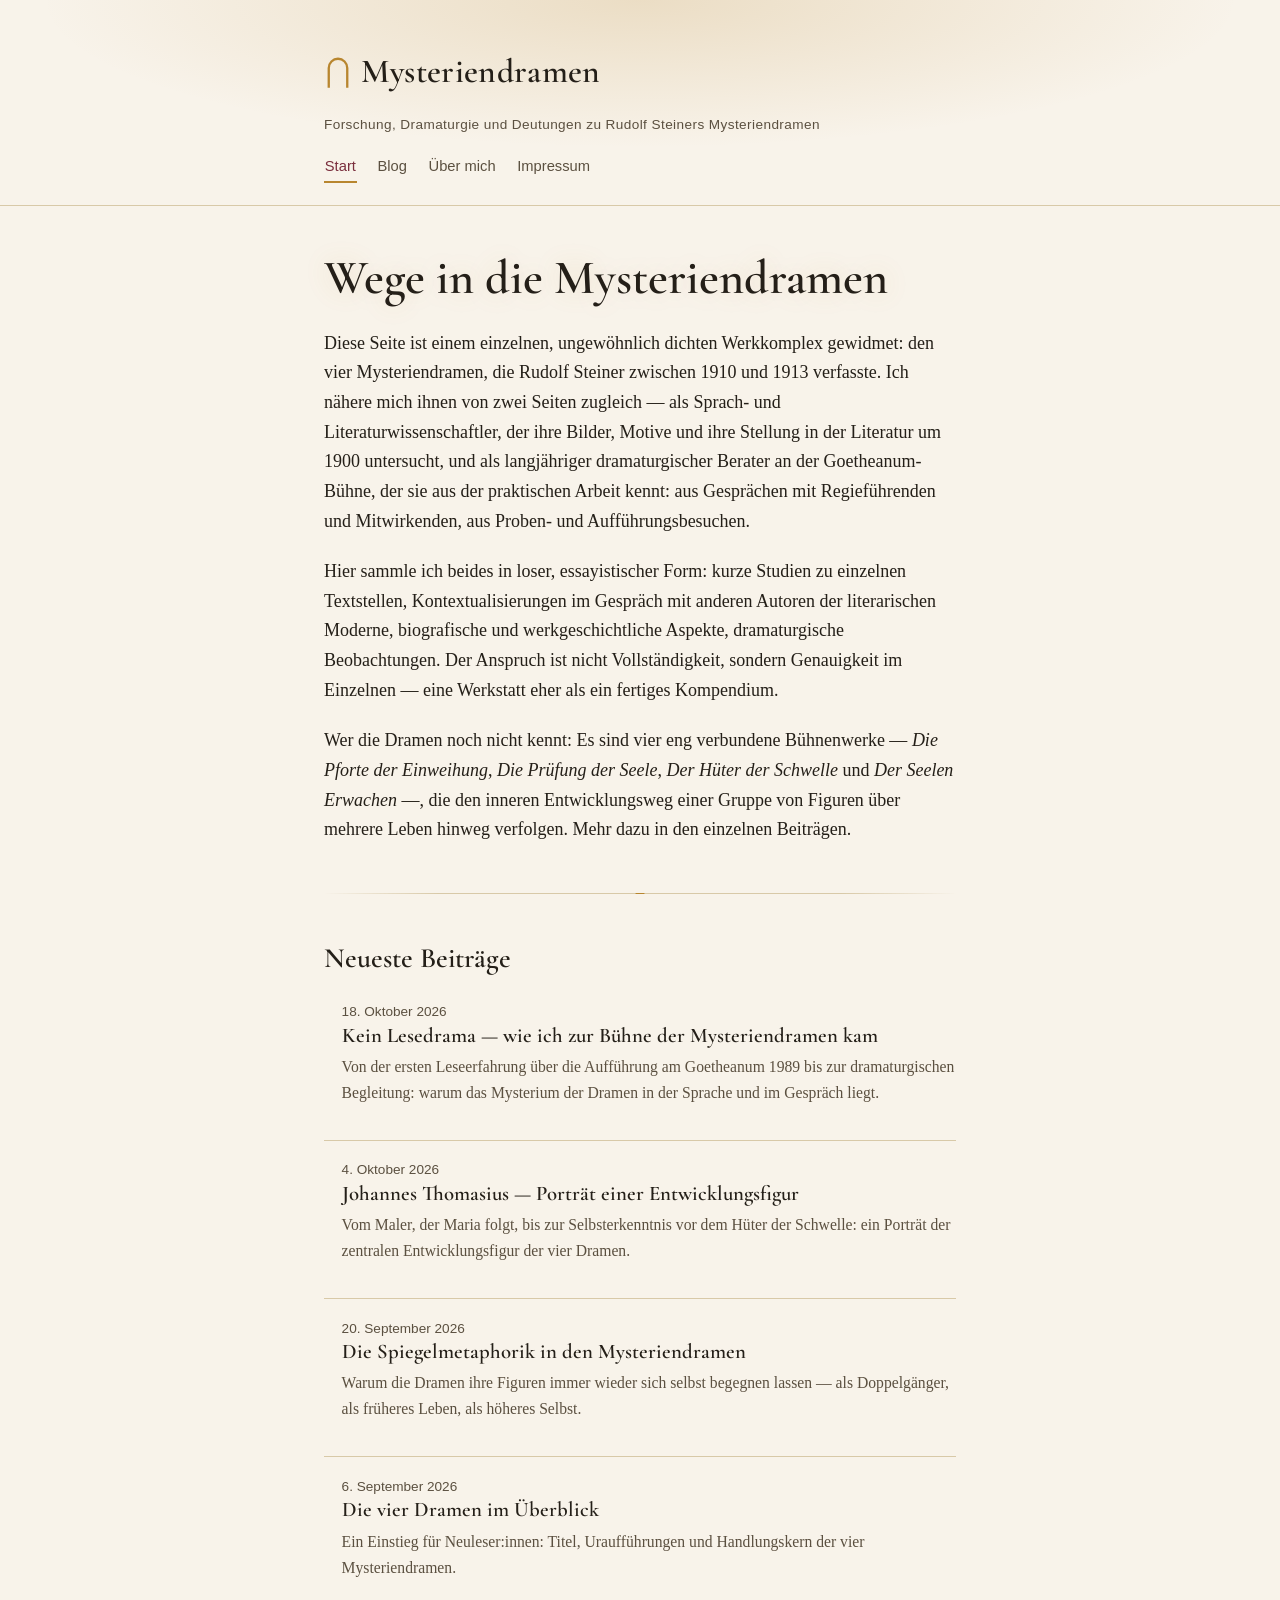
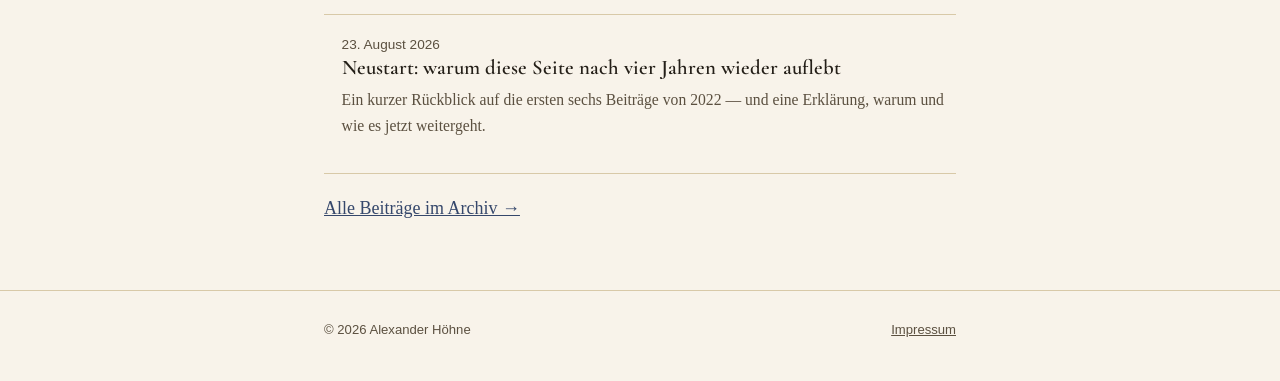
<file: index.html>
<!doctype html>
<html lang="de">
<head>
<meta charset="utf-8">
<meta name="viewport" content="width=device-width, initial-scale=1">
<title>Mysteriendramen — Rudolf Steiners Mysteriendramen: Forschung &amp; Dramaturgie</title>
<meta name="description" content="Essays, Forschung und dramaturgische Notizen zu Rudolf Steiners vier Mysteriendramen — von Alexander Höhne, Forscher und langjähriger dramaturgischer Berater an der Goetheanum-Bühne.">
<link rel="preconnect" href="https://fonts.googleapis.com">
<link rel="preconnect" href="https://fonts.gstatic.com" crossorigin>
<link href="https://fonts.googleapis.com/css2?family=Cormorant+Garamond:ital,wght@0,500;0,600;0,700;1,600&display=swap" rel="stylesheet">
<link rel="stylesheet" href="/assets/css/style.css">
</head>
<body>

<header class="site-header">
  <div class="wrap">
    <a class="brand" href="/">Mysteriendramen</a>
    <div class="tagline">Forschung, Dramaturgie und Deutungen zu Rudolf Steiners Mysteriendramen</div>
    <nav class="site-nav">
      <a href="/" aria-current="page">Start</a>
      <a href="/blog/">Blog</a>
      <a href="/ueber-mich.html">Über mich</a>
      <a href="/impressum.html">Impressum</a>
    </nav>
  </div>
</header>

<main>
  <div class="wrap">

    <h1>Wege in die Mysteriendramen</h1>

    <p>Diese Seite ist einem einzelnen, ungewöhnlich dichten Werkkomplex gewidmet: den vier Mysteriendramen, die Rudolf Steiner zwischen 1910 und 1913 verfasste. Ich nähere mich ihnen von zwei Seiten zugleich — als Sprach- und Literaturwissenschaftler, der ihre Bilder, Motive und ihre Stellung in der Literatur um 1900 untersucht, und als langjähriger dramaturgischer Berater an der Goetheanum-Bühne, der sie aus der praktischen Arbeit kennt: aus Gesprächen mit Regieführenden und Mitwirkenden, aus Proben- und Aufführungsbesuchen.</p>

    <p>Hier sammle ich beides in loser, essayistischer Form: kurze Studien zu einzelnen Textstellen, Kontextualisierungen im Gespräch mit anderen Autoren der literarischen Moderne, biografische und werkgeschichtliche Aspekte, dramaturgische Beobachtungen. Der Anspruch ist nicht Vollständigkeit, sondern Genauigkeit im Einzelnen — eine Werkstatt eher als ein fertiges Kompendium.</p>

    <p>Wer die Dramen noch nicht kennt: Es sind vier eng verbundene Bühnenwerke — <em>Die Pforte der Einweihung</em>, <em>Die Prüfung der Seele</em>, <em>Der Hüter der Schwelle</em> und <em>Der Seelen Erwachen</em> —, die den inneren Entwicklungsweg einer Gruppe von Figuren über mehrere Leben hinweg verfolgen. Mehr dazu in den einzelnen Beiträgen.</p>

    <hr class="rule">

    <h2>Neueste Beiträge</h2>
    <ul class="post-list" id="recent-posts">
      <!-- Neueste Beiträge: wird bei jedem neuen Post oben ergänzt -->
      <li>
        <div class="meta">18. Oktober 2026</div>
        <h2><a href="/blog/2026-10-18-kein-lesedrama.html">Kein Lesedrama — wie ich zur Bühne der Mysteriendramen kam</a></h2>
        <p class="post-excerpt">Von der ersten Leseerfahrung über die Aufführung am Goetheanum 1989 bis zur dramaturgischen Begleitung: warum das Mysterium der Dramen in der Sprache und im Gespräch liegt.</p>
      </li>
      <li>
        <div class="meta">4. Oktober 2026</div>
        <h2><a href="/blog/2026-10-04-johannes-thomasius.html">Johannes Thomasius — Porträt einer Entwicklungsfigur</a></h2>
        <p class="post-excerpt">Vom Maler, der Maria folgt, bis zur Selbsterkenntnis vor dem Hüter der Schwelle: ein Porträt der zentralen Entwicklungsfigur der vier Dramen.</p>
      </li>
      <li>
        <div class="meta">20. September 2026</div>
        <h2><a href="/blog/2026-09-20-spiegelmetaphorik.html">Die Spiegelmetaphorik in den Mysteriendramen</a></h2>
        <p class="post-excerpt">Warum die Dramen ihre Figuren immer wieder sich selbst begegnen lassen — als Doppelgänger, als früheres Leben, als höheres Selbst.</p>
      </li>
      <li>
        <div class="meta">6. September 2026</div>
        <h2><a href="/blog/2026-09-06-vier-dramen-ueberblick.html">Die vier Dramen im Überblick</a></h2>
        <p class="post-excerpt">Ein Einstieg für Neuleser:innen: Titel, Uraufführungen und Handlungskern der vier Mysteriendramen.</p>
      </li>
      <li>
        <div class="meta">23. August 2026</div>
        <h2><a href="/blog/2026-08-23-neustart.html">Neustart: warum diese Seite nach vier Jahren wieder auflebt</a></h2>
        <p class="post-excerpt">Ein kurzer Rückblick auf die ersten sechs Beiträge von 2022 — und eine Erklärung, warum und wie es jetzt weitergeht.</p>
      </li>
    </ul>

    <p><a href="/blog/">Alle Beiträge im Archiv →</a></p>

  </div>
</main>

<footer class="site-footer">
  <div class="wrap">
    <span>© 2026 Alexander Höhne</span>
    <a href="/impressum.html">Impressum</a>
  </div>
</footer>

</body>
</html>
</file>
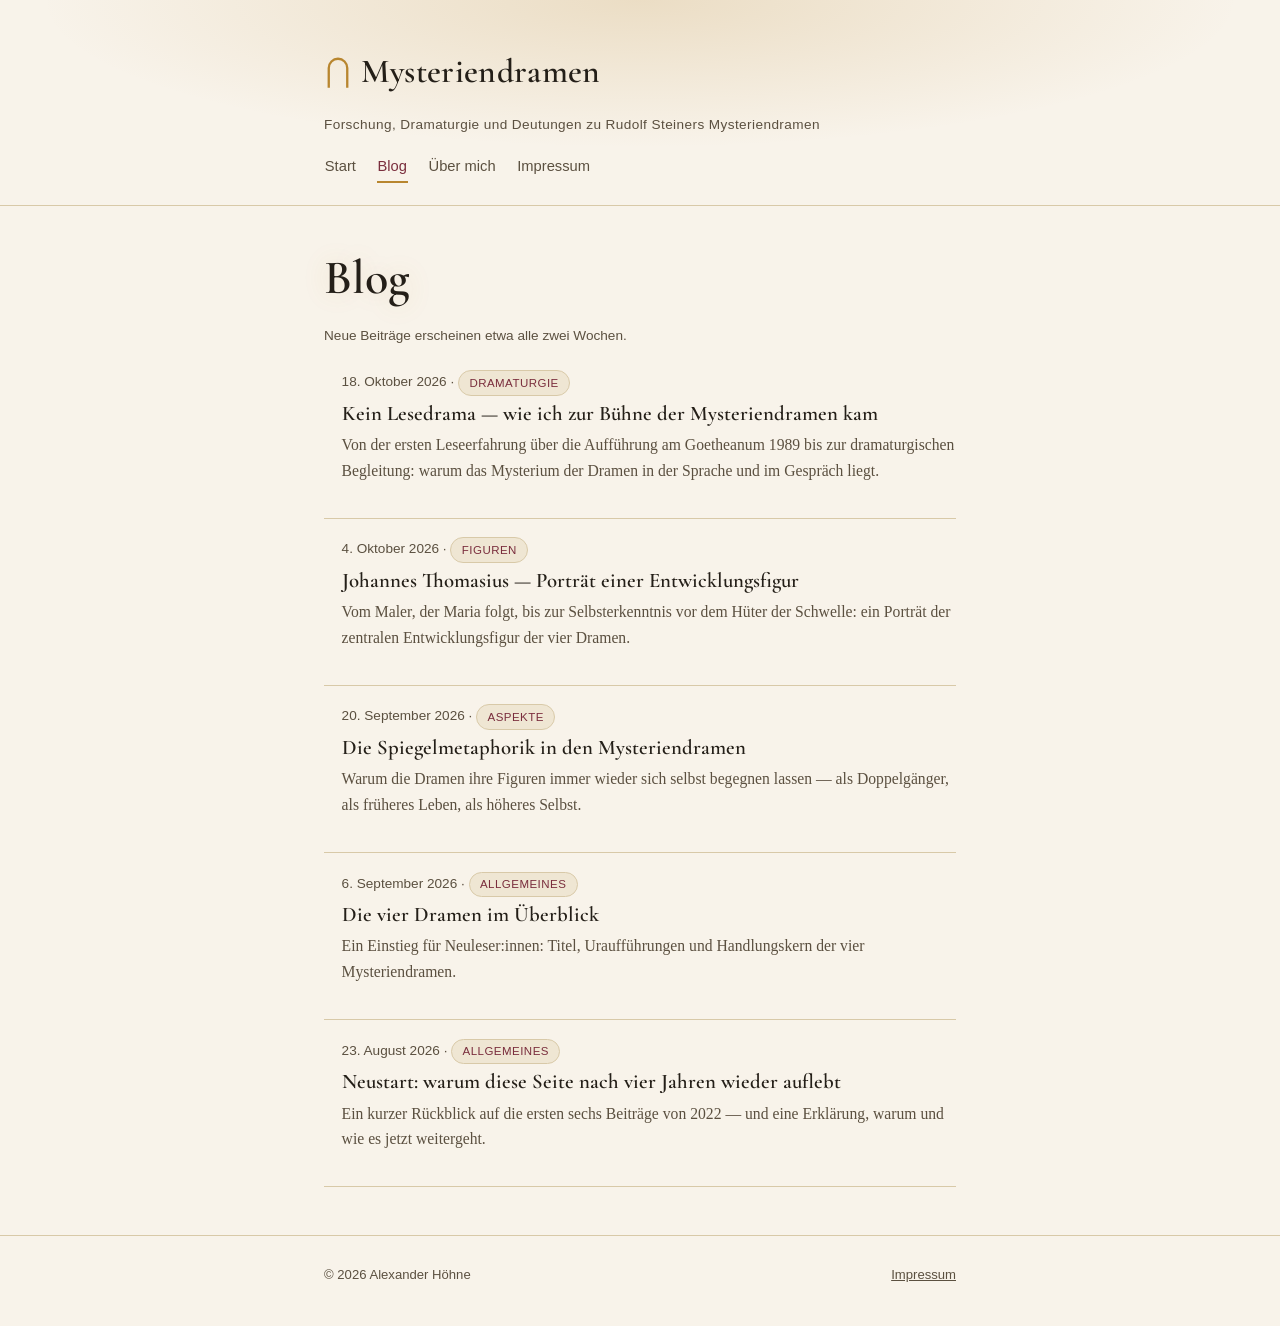
<file: blog/index.html>
<!doctype html>
<html lang="de">
<head>
<meta charset="utf-8">
<meta name="viewport" content="width=device-width, initial-scale=1">
<title>Blog — Mysteriendramen</title>
<meta name="description" content="Alle Beiträge zu Rudolf Steiners Mysteriendramen: Forschung, Kontext, Dramaturgie.">
<link rel="preconnect" href="https://fonts.googleapis.com">
<link rel="preconnect" href="https://fonts.gstatic.com" crossorigin>
<link href="https://fonts.googleapis.com/css2?family=Cormorant+Garamond:ital,wght@0,500;0,600;0,700;1,600&display=swap" rel="stylesheet">
<link rel="stylesheet" href="/assets/css/style.css">
</head>
<body>

<header class="site-header">
  <div class="wrap">
    <a class="brand" href="/">Mysteriendramen</a>
    <div class="tagline">Forschung, Dramaturgie und Deutungen zu Rudolf Steiners Mysteriendramen</div>
    <nav class="site-nav">
      <a href="/">Start</a>
      <a href="/blog/" aria-current="page">Blog</a>
      <a href="/ueber-mich.html">Über mich</a>
      <a href="/impressum.html">Impressum</a>
    </nav>
  </div>
</header>

<main>
  <div class="wrap">

    <h1>Blog</h1>
    <p class="meta">Neue Beiträge erscheinen etwa alle zwei Wochen.</p>

    <ul class="post-list">
      <!-- Neuester Beitrag zuoberst; beim Hinzufügen eines neuen Posts hier einen <li>-Block einfügen -->
      <li>
        <div class="meta">18. Oktober 2026 &middot; <span class="tag">Dramaturgie</span></div>
        <h2><a href="/blog/2026-10-18-kein-lesedrama.html">Kein Lesedrama — wie ich zur Bühne der Mysteriendramen kam</a></h2>
        <p class="post-excerpt">Von der ersten Leseerfahrung über die Aufführung am Goetheanum 1989 bis zur dramaturgischen Begleitung: warum das Mysterium der Dramen in der Sprache und im Gespräch liegt.</p>
      </li>
      <li>
        <div class="meta">4. Oktober 2026 &middot; <span class="tag">Figuren</span></div>
        <h2><a href="/blog/2026-10-04-johannes-thomasius.html">Johannes Thomasius — Porträt einer Entwicklungsfigur</a></h2>
        <p class="post-excerpt">Vom Maler, der Maria folgt, bis zur Selbsterkenntnis vor dem Hüter der Schwelle: ein Porträt der zentralen Entwicklungsfigur der vier Dramen.</p>
      </li>
      <li>
        <div class="meta">20. September 2026 &middot; <span class="tag">Aspekte</span></div>
        <h2><a href="/blog/2026-09-20-spiegelmetaphorik.html">Die Spiegelmetaphorik in den Mysteriendramen</a></h2>
        <p class="post-excerpt">Warum die Dramen ihre Figuren immer wieder sich selbst begegnen lassen — als Doppelgänger, als früheres Leben, als höheres Selbst.</p>
      </li>
      <li>
        <div class="meta">6. September 2026 &middot; <span class="tag">Allgemeines</span></div>
        <h2><a href="/blog/2026-09-06-vier-dramen-ueberblick.html">Die vier Dramen im Überblick</a></h2>
        <p class="post-excerpt">Ein Einstieg für Neuleser:innen: Titel, Uraufführungen und Handlungskern der vier Mysteriendramen.</p>
      </li>
      <li>
        <div class="meta">23. August 2026 &middot; <span class="tag">Allgemeines</span></div>
        <h2><a href="/blog/2026-08-23-neustart.html">Neustart: warum diese Seite nach vier Jahren wieder auflebt</a></h2>
        <p class="post-excerpt">Ein kurzer Rückblick auf die ersten sechs Beiträge von 2022 — und eine Erklärung, warum und wie es jetzt weitergeht.</p>
      </li>
    </ul>

  </div>
</main>

<footer class="site-footer">
  <div class="wrap">
    <span>© 2026 Alexander Höhne</span>
    <a href="/impressum.html">Impressum</a>
  </div>
</footer>

</body>
</html>
</file>
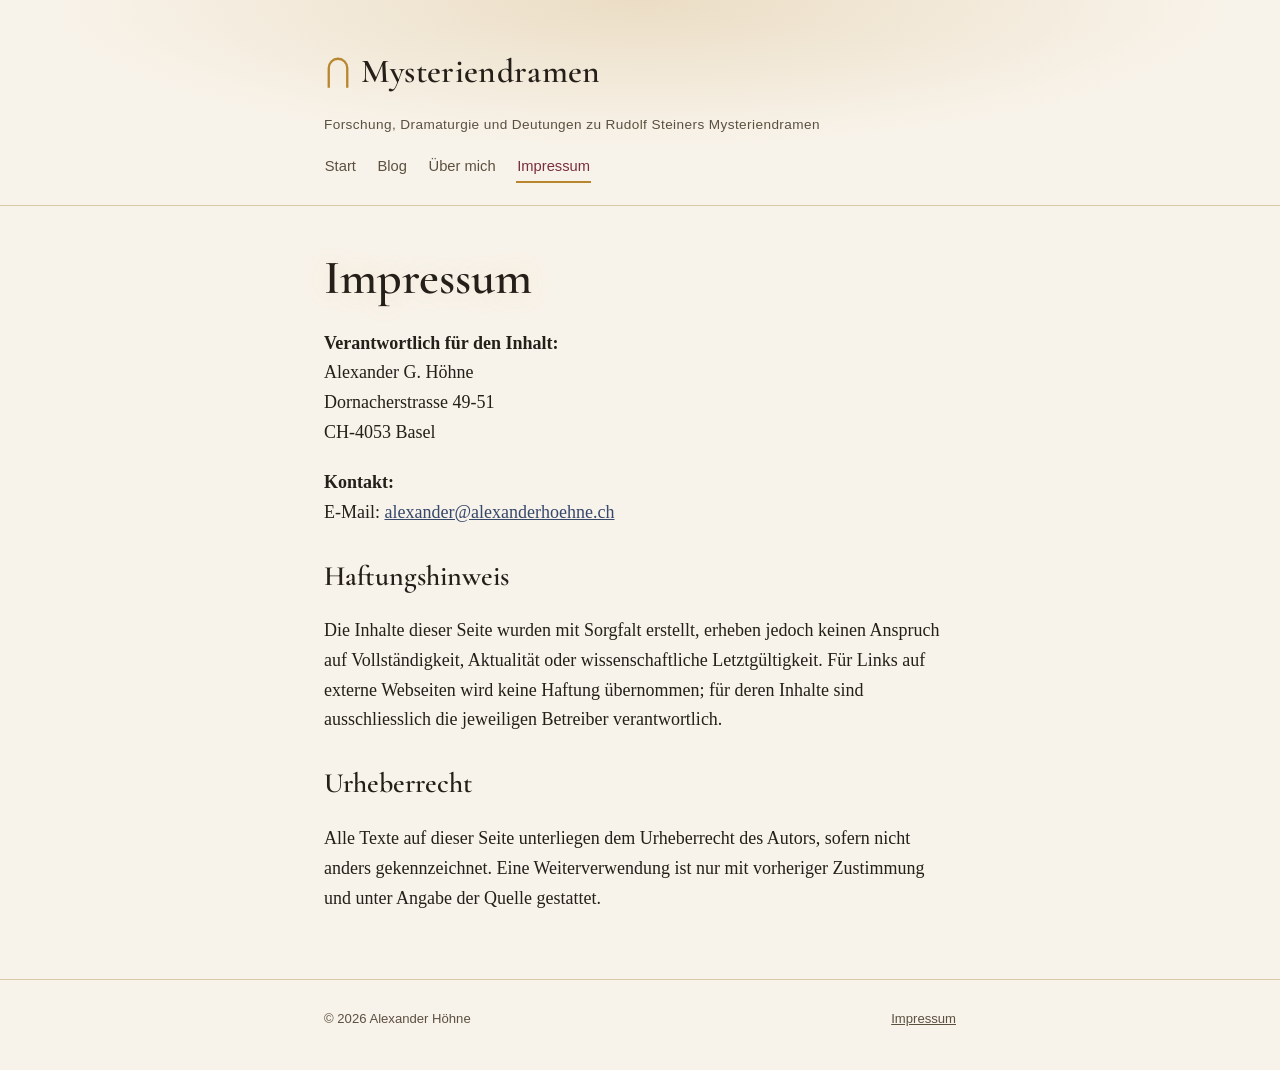
<file: impressum.html>
<!doctype html>
<html lang="de">
<head>
<meta charset="utf-8">
<meta name="viewport" content="width=device-width, initial-scale=1">
<title>Impressum — Mysteriendramen</title>
<meta name="description" content="Impressum und Kontakt.">
<link rel="preconnect" href="https://fonts.googleapis.com">
<link rel="preconnect" href="https://fonts.gstatic.com" crossorigin>
<link href="https://fonts.googleapis.com/css2?family=Cormorant+Garamond:ital,wght@0,500;0,600;0,700;1,600&display=swap" rel="stylesheet">
<link rel="stylesheet" href="/assets/css/style.css">
</head>
<body>

<header class="site-header">
  <div class="wrap">
    <a class="brand" href="/">Mysteriendramen</a>
    <div class="tagline">Forschung, Dramaturgie und Deutungen zu Rudolf Steiners Mysteriendramen</div>
    <nav class="site-nav">
      <a href="/">Start</a>
      <a href="/blog/">Blog</a>
      <a href="/ueber-mich.html">Über mich</a>
      <a href="/impressum.html" aria-current="page">Impressum</a>
    </nav>
  </div>
</header>

<main>
  <div class="wrap">

    <h1>Impressum</h1>

    <p><strong>Verantwortlich für den Inhalt:</strong><br>
    Alexander G. Höhne<br>
    Dornacherstrasse 49-51<br>
    CH-4053 Basel</p>

    <p><strong>Kontakt:</strong><br>
    E-Mail: <a href="mailto:alexander@alexanderhoehne.ch">alexander@alexanderhoehne.ch</a></p>

    <h2>Haftungshinweis</h2>
    <p>Die Inhalte dieser Seite wurden mit Sorgfalt erstellt, erheben jedoch keinen Anspruch auf Vollständigkeit, Aktualität oder wissenschaftliche Letztgültigkeit. Für Links auf externe Webseiten wird keine Haftung übernommen; für deren Inhalte sind ausschliesslich die jeweiligen Betreiber verantwortlich.</p>

    <h2>Urheberrecht</h2>
    <p>Alle Texte auf dieser Seite unterliegen dem Urheberrecht des Autors, sofern nicht anders gekennzeichnet. Eine Weiterverwendung ist nur mit vorheriger Zustimmung und unter Angabe der Quelle gestattet.</p>

  </div>
</main>

<footer class="site-footer">
  <div class="wrap">
    <span>© 2026 Alexander Höhne</span>
    <a href="/impressum.html">Impressum</a>
  </div>
</footer>

</body>
</html>
</file>
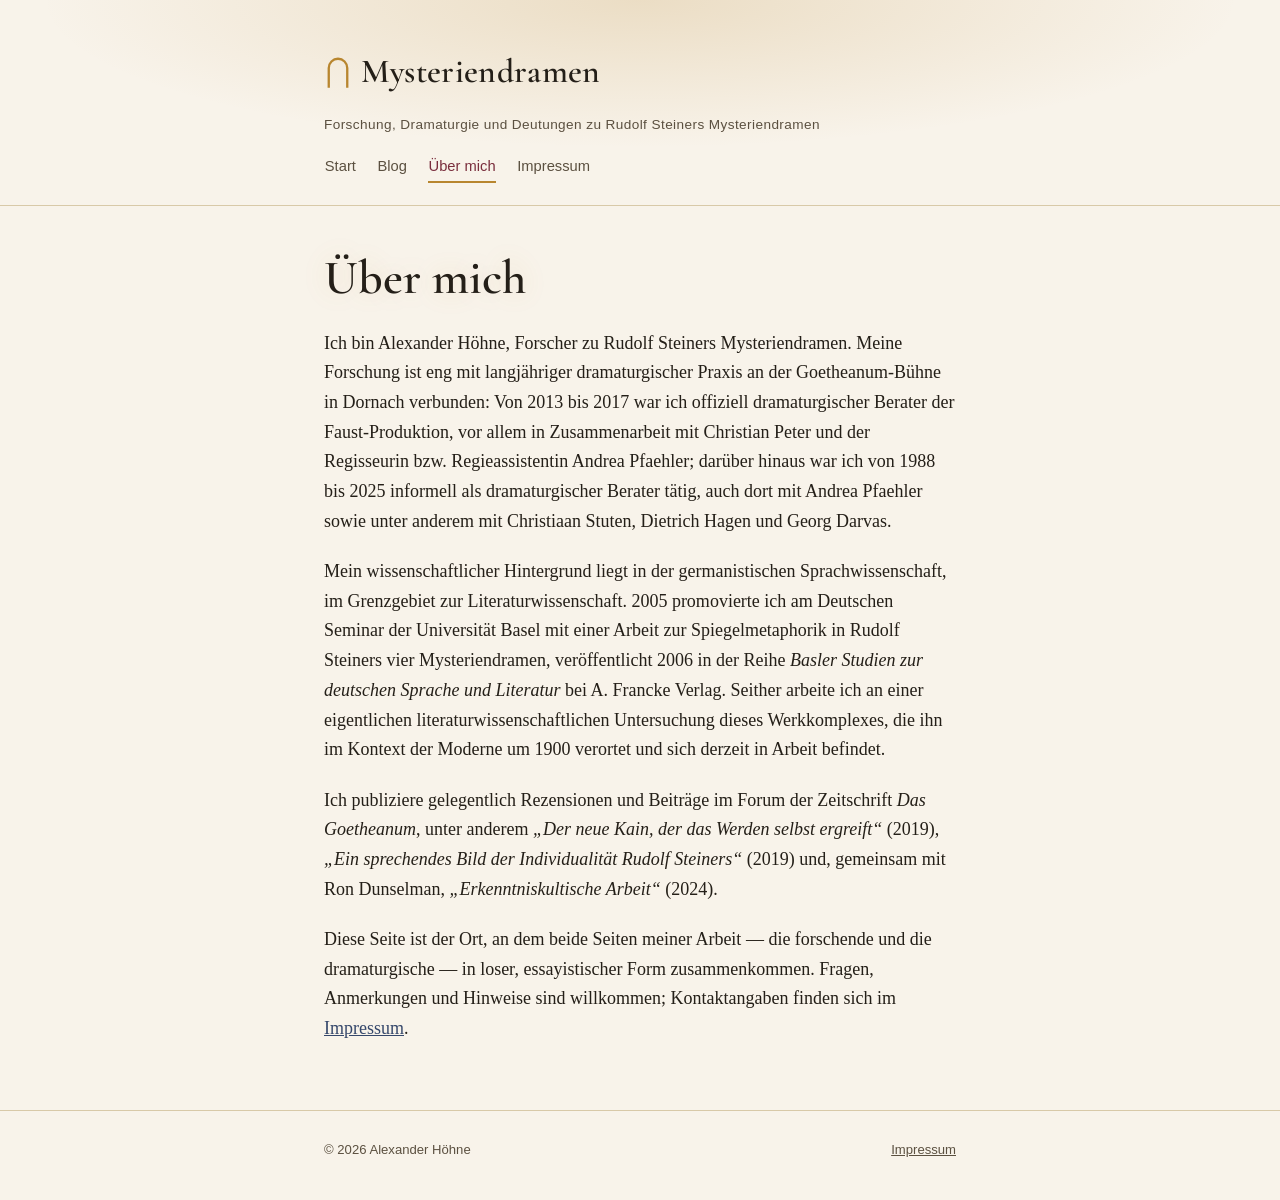
<file: ueber-mich.html>
<!doctype html>
<html lang="de">
<head>
<meta charset="utf-8">
<meta name="viewport" content="width=device-width, initial-scale=1">
<title>Über mich — Mysteriendramen</title>
<meta name="description" content="Alexander Höhne — Forscher zu Rudolf Steiners Mysteriendramen und langjähriger dramaturgischer Berater an der Goetheanum-Bühne, Dornach.">
<link rel="preconnect" href="https://fonts.googleapis.com">
<link rel="preconnect" href="https://fonts.gstatic.com" crossorigin>
<link href="https://fonts.googleapis.com/css2?family=Cormorant+Garamond:ital,wght@0,500;0,600;0,700;1,600&display=swap" rel="stylesheet">
<link rel="stylesheet" href="/assets/css/style.css">
</head>
<body>

<header class="site-header">
  <div class="wrap">
    <a class="brand" href="/">Mysteriendramen</a>
    <div class="tagline">Forschung, Dramaturgie und Deutungen zu Rudolf Steiners Mysteriendramen</div>
    <nav class="site-nav">
      <a href="/">Start</a>
      <a href="/blog/">Blog</a>
      <a href="/ueber-mich.html" aria-current="page">Über mich</a>
      <a href="/impressum.html">Impressum</a>
    </nav>
  </div>
</header>

<main>
  <div class="wrap">

    <h1>Über mich</h1>

    <p>Ich bin Alexander Höhne, Forscher zu Rudolf Steiners Mysteriendramen. Meine Forschung ist eng mit langjähriger dramaturgischer Praxis an der Goetheanum-Bühne in Dornach verbunden: Von 2013 bis 2017 war ich offiziell dramaturgischer Berater der Faust-Produktion, vor allem in Zusammenarbeit mit Christian Peter und der Regisseurin bzw. Regieassistentin Andrea Pfaehler; darüber hinaus war ich von 1988 bis 2025 informell als dramaturgischer Berater tätig, auch dort mit Andrea Pfaehler sowie unter anderem mit Christiaan Stuten, Dietrich Hagen und Georg Darvas.</p>

    <p>Mein wissenschaftlicher Hintergrund liegt in der germanistischen Sprachwissenschaft, im Grenzgebiet zur Literaturwissenschaft. 2005 promovierte ich am Deutschen Seminar der Universität Basel mit einer Arbeit zur Spiegelmetaphorik in Rudolf Steiners vier Mysteriendramen, veröffentlicht 2006 in der Reihe <em>Basler Studien zur deutschen Sprache und Literatur</em> bei A. Francke Verlag. Seither arbeite ich an einer eigentlichen literaturwissenschaftlichen Untersuchung dieses Werkkomplexes, die ihn im Kontext der Moderne um 1900 verortet und sich derzeit in Arbeit befindet.</p>

    <p>Ich publiziere gelegentlich Rezensionen und Beiträge im Forum der Zeitschrift <em>Das Goetheanum</em>, unter anderem <em>„Der neue Kain, der das Werden selbst ergreift“</em> (2019), <em>„Ein sprechendes Bild der Individualität Rudolf Steiners“</em> (2019) und, gemeinsam mit Ron Dunselman, <em>„Erkenntniskultische Arbeit“</em> (2024).</p>

    <p>Diese Seite ist der Ort, an dem beide Seiten meiner Arbeit — die forschende und die dramaturgische — in loser, essayistischer Form zusammenkommen. Fragen, Anmerkungen und Hinweise sind willkommen; Kontaktangaben finden sich im <a href="/impressum.html">Impressum</a>.</p>

  </div>
</main>

<footer class="site-footer">
  <div class="wrap">
    <span>© 2026 Alexander Höhne</span>
    <a href="/impressum.html">Impressum</a>
  </div>
</footer>

</body>
</html>
</file>
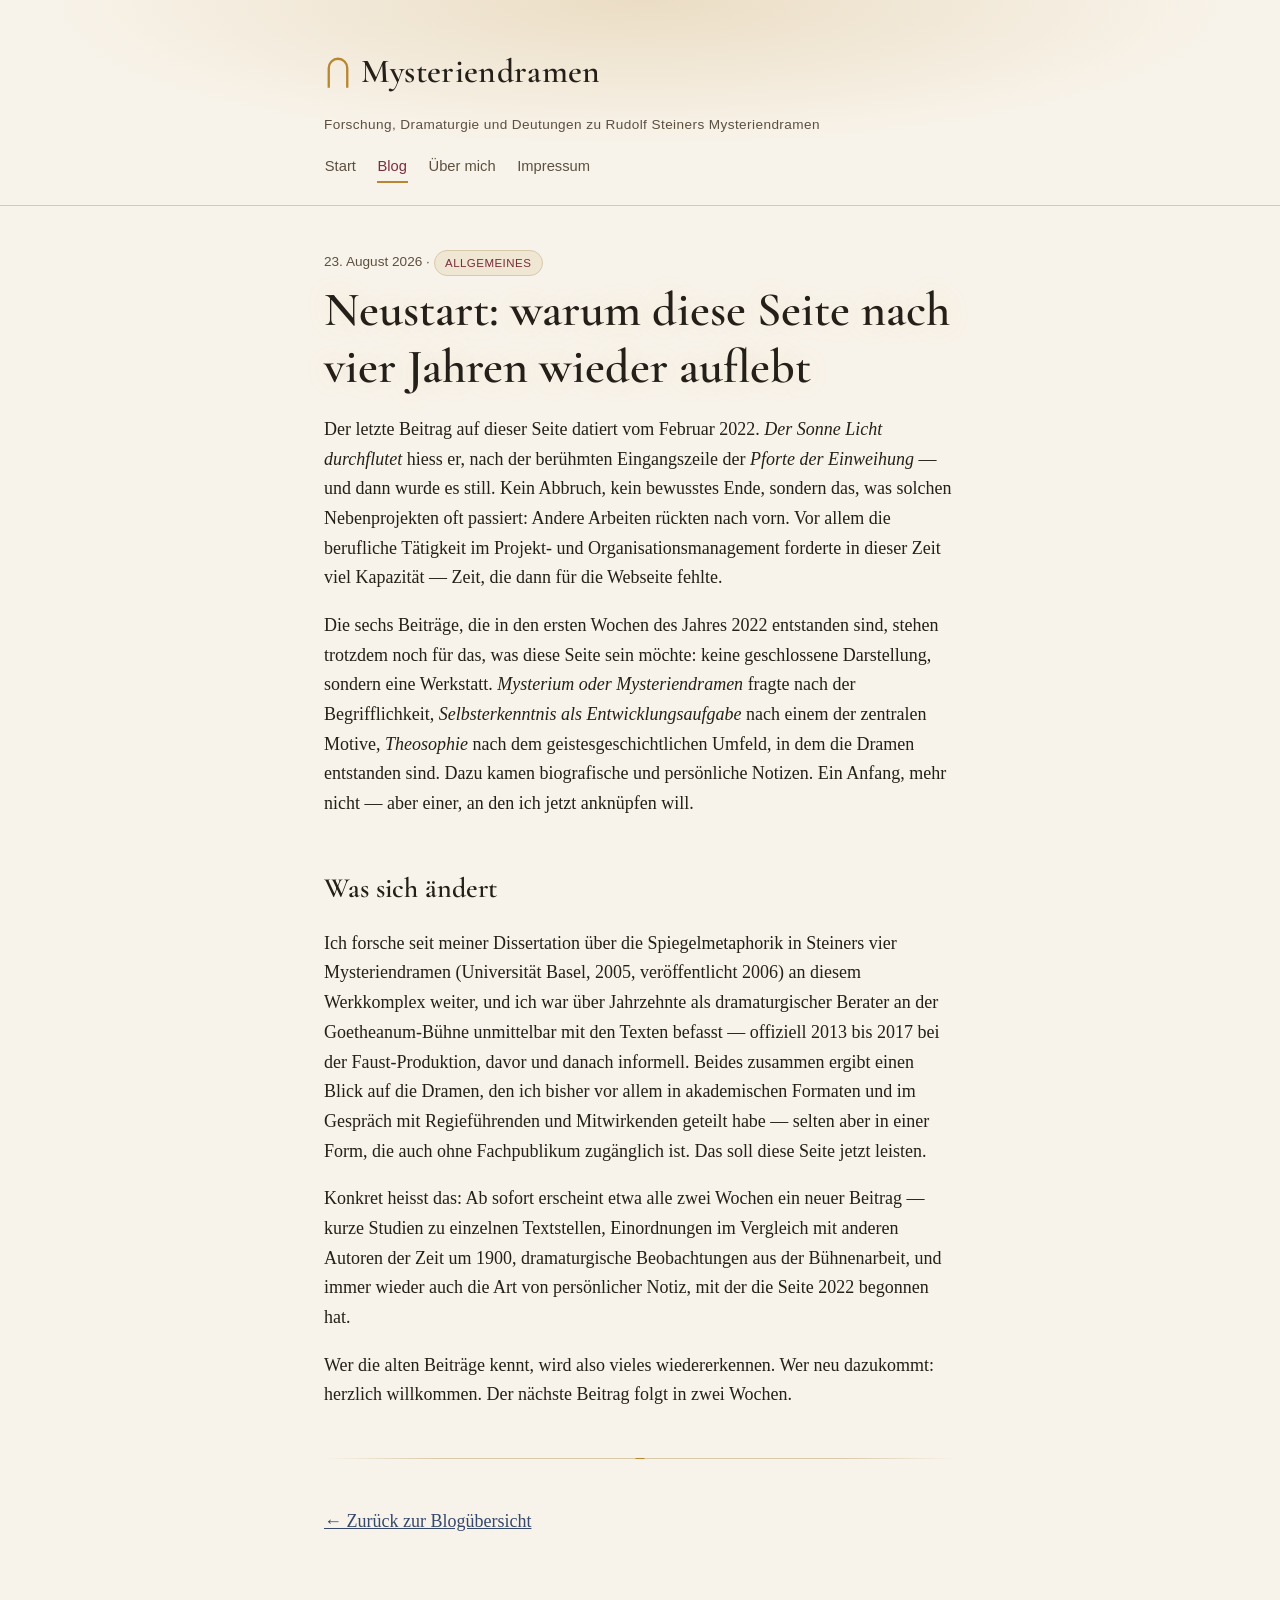
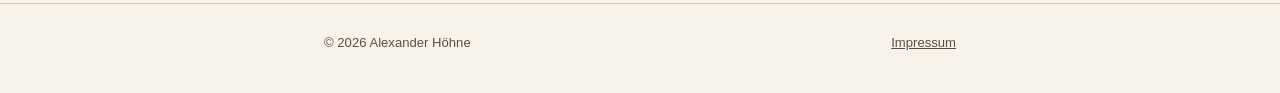
<file: blog/2026-08-23-neustart.html>
<!doctype html>
<html lang="de">
<head>
<meta charset="utf-8">
<meta name="viewport" content="width=device-width, initial-scale=1">
<title>Neustart: warum diese Seite nach vier Jahren wieder auflebt — Mysteriendramen</title>
<meta name="description" content="Ein Rückblick auf die ersten Beiträge von 2022 und eine Erklärung, warum mysteriendramen.ch jetzt regelmässig weitergeführt wird.">
<link rel="preconnect" href="https://fonts.googleapis.com">
<link rel="preconnect" href="https://fonts.gstatic.com" crossorigin>
<link href="https://fonts.googleapis.com/css2?family=Cormorant+Garamond:ital,wght@0,500;0,600;0,700;1,600&display=swap" rel="stylesheet">
<link rel="stylesheet" href="/assets/css/style.css">
</head>
<body>

<header class="site-header">
  <div class="wrap">
    <a class="brand" href="/">Mysteriendramen</a>
    <div class="tagline">Forschung, Dramaturgie und Deutungen zu Rudolf Steiners Mysteriendramen</div>
    <nav class="site-nav">
      <a href="/">Start</a>
      <a href="/blog/" aria-current="page">Blog</a>
      <a href="/ueber-mich.html">Über mich</a>
      <a href="/impressum.html">Impressum</a>
    </nav>
  </div>
</header>

<main>
  <div class="wrap">
    <article>
      <div class="meta">23. August 2026 &middot; <span class="tag">Allgemeines</span></div>
      <h1>Neustart: warum diese Seite nach vier Jahren wieder auflebt</h1>

      <p>Der letzte Beitrag auf dieser Seite datiert vom Februar 2022. <em>Der Sonne Licht durchflutet</em> hiess er, nach der berühmten Eingangszeile der <em>Pforte der Einweihung</em> — und dann wurde es still. Kein Abbruch, kein bewusstes Ende, sondern das, was solchen Nebenprojekten oft passiert: Andere Arbeiten rückten nach vorn. Vor allem die berufliche Tätigkeit im Projekt- und Organisationsmanagement forderte in dieser Zeit viel Kapazität — Zeit, die dann für die Webseite fehlte.</p>

      <p>Die sechs Beiträge, die in den ersten Wochen des Jahres 2022 entstanden sind, stehen trotzdem noch für das, was diese Seite sein möchte: keine geschlossene Darstellung, sondern eine Werkstatt. <em>Mysterium oder Mysteriendramen</em> fragte nach der Begrifflichkeit, <em>Selbsterkenntnis als Entwicklungsaufgabe</em> nach einem der zentralen Motive, <em>Theosophie</em> nach dem geistesgeschichtlichen Umfeld, in dem die Dramen entstanden sind. Dazu kamen biografische und persönliche Notizen. Ein Anfang, mehr nicht — aber einer, an den ich jetzt anknüpfen will.</p>

      <h2>Was sich ändert</h2>

      <p>Ich forsche seit meiner Dissertation über die Spiegelmetaphorik in Steiners vier Mysteriendramen (Universität Basel, 2005, veröffentlicht 2006) an diesem Werkkomplex weiter, und ich war über Jahrzehnte als dramaturgischer Berater an der Goetheanum-Bühne unmittelbar mit den Texten befasst — offiziell 2013 bis 2017 bei der Faust-Produktion, davor und danach informell. Beides zusammen ergibt einen Blick auf die Dramen, den ich bisher vor allem in akademischen Formaten und im Gespräch mit Regieführenden und Mitwirkenden geteilt habe — selten aber in einer Form, die auch ohne Fachpublikum zugänglich ist. Das soll diese Seite jetzt leisten.</p>

      <p>Konkret heisst das: Ab sofort erscheint etwa alle zwei Wochen ein neuer Beitrag — kurze Studien zu einzelnen Textstellen, Einordnungen im Vergleich mit anderen Autoren der Zeit um 1900, dramaturgische Beobachtungen aus der Bühnenarbeit, und immer wieder auch die Art von persönlicher Notiz, mit der die Seite 2022 begonnen hat.</p>

      <p>Wer die alten Beiträge kennt, wird also vieles wiedererkennen. Wer neu dazukommt: herzlich willkommen. Der nächste Beitrag folgt in zwei Wochen.</p>

    </article>

    <hr class="rule">
    <p><a href="/blog/">&larr; Zurück zur Blogübersicht</a></p>

  </div>
</main>

<footer class="site-footer">
  <div class="wrap">
    <span>© 2026 Alexander Höhne</span>
    <a href="/impressum.html">Impressum</a>
  </div>
</footer>

</body>
</html>
</file>
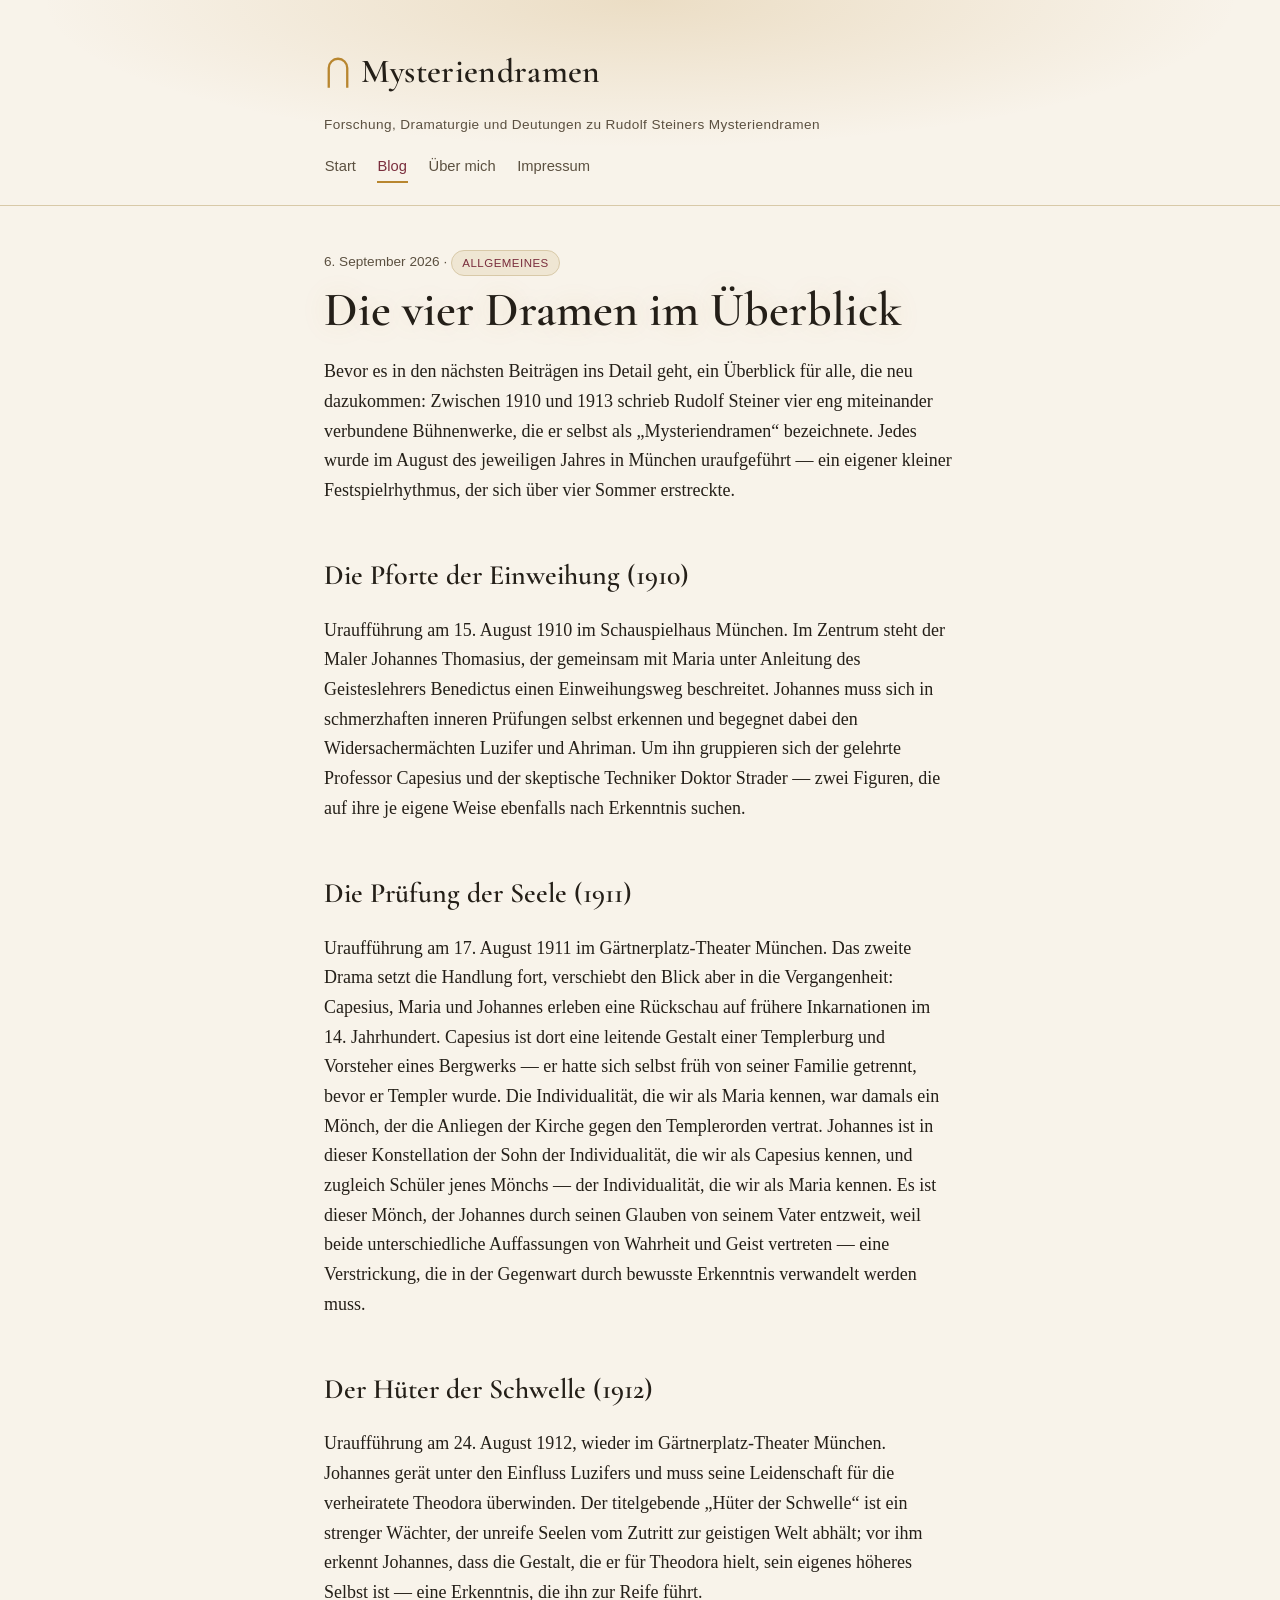
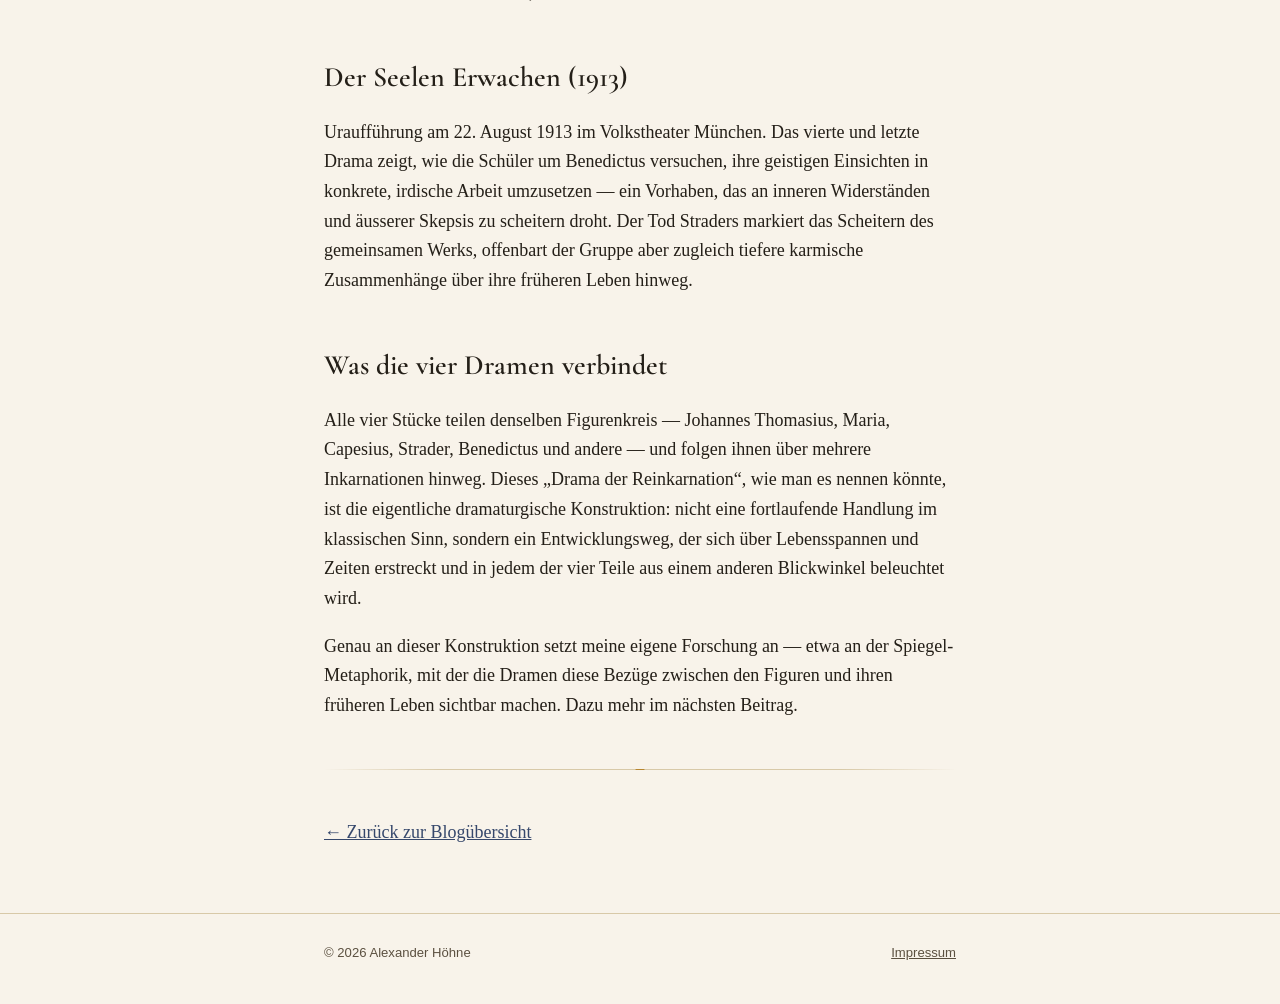
<file: blog/2026-09-06-vier-dramen-ueberblick.html>
<!doctype html>
<html lang="de">
<head>
<meta charset="utf-8">
<meta name="viewport" content="width=device-width, initial-scale=1">
<title>Die vier Dramen im Überblick — Mysteriendramen</title>
<meta name="description" content="Ein Einstieg für Neuleser:innen: Titel, Uraufführungen und Handlungskern von Rudolf Steiners vier Mysteriendramen.">
<link rel="preconnect" href="https://fonts.googleapis.com">
<link rel="preconnect" href="https://fonts.gstatic.com" crossorigin>
<link href="https://fonts.googleapis.com/css2?family=Cormorant+Garamond:ital,wght@0,500;0,600;0,700;1,600&display=swap" rel="stylesheet">
<link rel="stylesheet" href="/assets/css/style.css">
</head>
<body>

<header class="site-header">
  <div class="wrap">
    <a class="brand" href="/">Mysteriendramen</a>
    <div class="tagline">Forschung, Dramaturgie und Deutungen zu Rudolf Steiners Mysteriendramen</div>
    <nav class="site-nav">
      <a href="/">Start</a>
      <a href="/blog/" aria-current="page">Blog</a>
      <a href="/ueber-mich.html">Über mich</a>
      <a href="/impressum.html">Impressum</a>
    </nav>
  </div>
</header>

<main>
  <div class="wrap">
    <article>
      <div class="meta">6. September 2026 &middot; <span class="tag">Allgemeines</span></div>
      <h1>Die vier Dramen im Überblick</h1>

      <p>Bevor es in den nächsten Beiträgen ins Detail geht, ein Überblick für alle, die neu dazukommen: Zwischen 1910 und 1913 schrieb Rudolf Steiner vier eng miteinander verbundene Bühnenwerke, die er selbst als „Mysteriendramen“ bezeichnete. Jedes wurde im August des jeweiligen Jahres in München uraufgeführt — ein eigener kleiner Festspielrhythmus, der sich über vier Sommer erstreckte.</p>

      <h2>Die Pforte der Einweihung (1910)</h2>
      <p>Uraufführung am 15. August 1910 im Schauspielhaus München. Im Zentrum steht der Maler Johannes Thomasius, der gemeinsam mit Maria unter Anleitung des Geisteslehrers Benedictus einen Einweihungsweg beschreitet. Johannes muss sich in schmerzhaften inneren Prüfungen selbst erkennen und begegnet dabei den Widersachermächten Luzifer und Ahriman. Um ihn gruppieren sich der gelehrte Professor Capesius und der skeptische Techniker Doktor Strader — zwei Figuren, die auf ihre je eigene Weise ebenfalls nach Erkenntnis suchen.</p>

      <h2>Die Prüfung der Seele (1911)</h2>
      <p>Uraufführung am 17. August 1911 im Gärtnerplatz-Theater München. Das zweite Drama setzt die Handlung fort, verschiebt den Blick aber in die Vergangenheit: Capesius, Maria und Johannes erleben eine Rückschau auf frühere Inkarnationen im 14. Jahrhundert. Capesius ist dort eine leitende Gestalt einer Templerburg und Vorsteher eines Bergwerks — er hatte sich selbst früh von seiner Familie getrennt, bevor er Templer wurde. Die Individualität, die wir als Maria kennen, war damals ein Mönch, der die Anliegen der Kirche gegen den Templerorden vertrat. Johannes ist in dieser Konstellation der Sohn der Individualität, die wir als Capesius kennen, und zugleich Schüler jenes Mönchs — der Individualität, die wir als Maria kennen. Es ist dieser Mönch, der Johannes durch seinen Glauben von seinem Vater entzweit, weil beide unterschiedliche Auffassungen von Wahrheit und Geist vertreten — eine Verstrickung, die in der Gegenwart durch bewusste Erkenntnis verwandelt werden muss.</p>

      <h2>Der Hüter der Schwelle (1912)</h2>
      <p>Uraufführung am 24. August 1912, wieder im Gärtnerplatz-Theater München. Johannes gerät unter den Einfluss Luzifers und muss seine Leidenschaft für die verheiratete Theodora überwinden. Der titelgebende „Hüter der Schwelle“ ist ein strenger Wächter, der unreife Seelen vom Zutritt zur geistigen Welt abhält; vor ihm erkennt Johannes, dass die Gestalt, die er für Theodora hielt, sein eigenes höheres Selbst ist — eine Erkenntnis, die ihn zur Reife führt.</p>

      <h2>Der Seelen Erwachen (1913)</h2>
      <p>Uraufführung am 22. August 1913 im Volkstheater München. Das vierte und letzte Drama zeigt, wie die Schüler um Benedictus versuchen, ihre geistigen Einsichten in konkrete, irdische Arbeit umzusetzen — ein Vorhaben, das an inneren Widerständen und äusserer Skepsis zu scheitern droht. Der Tod Straders markiert das Scheitern des gemeinsamen Werks, offenbart der Gruppe aber zugleich tiefere karmische Zusammenhänge über ihre früheren Leben hinweg.</p>

      <h2>Was die vier Dramen verbindet</h2>
      <p>Alle vier Stücke teilen denselben Figurenkreis — Johannes Thomasius, Maria, Capesius, Strader, Benedictus und andere — und folgen ihnen über mehrere Inkarnationen hinweg. Dieses „Drama der Reinkarnation“, wie man es nennen könnte, ist die eigentliche dramaturgische Konstruktion: nicht eine fortlaufende Handlung im klassischen Sinn, sondern ein Entwicklungsweg, der sich über Lebensspannen und Zeiten erstreckt und in jedem der vier Teile aus einem anderen Blickwinkel beleuchtet wird.</p>

      <p>Genau an dieser Konstruktion setzt meine eigene Forschung an — etwa an der Spiegel-Metaphorik, mit der die Dramen diese Bezüge zwischen den Figuren und ihren früheren Leben sichtbar machen. Dazu mehr im nächsten Beitrag.</p>

    </article>

    <hr class="rule">
    <p><a href="/blog/">&larr; Zurück zur Blogübersicht</a></p>

  </div>
</main>

<footer class="site-footer">
  <div class="wrap">
    <span>© 2026 Alexander Höhne</span>
    <a href="/impressum.html">Impressum</a>
  </div>
</footer>

</body>
</html>
</file>
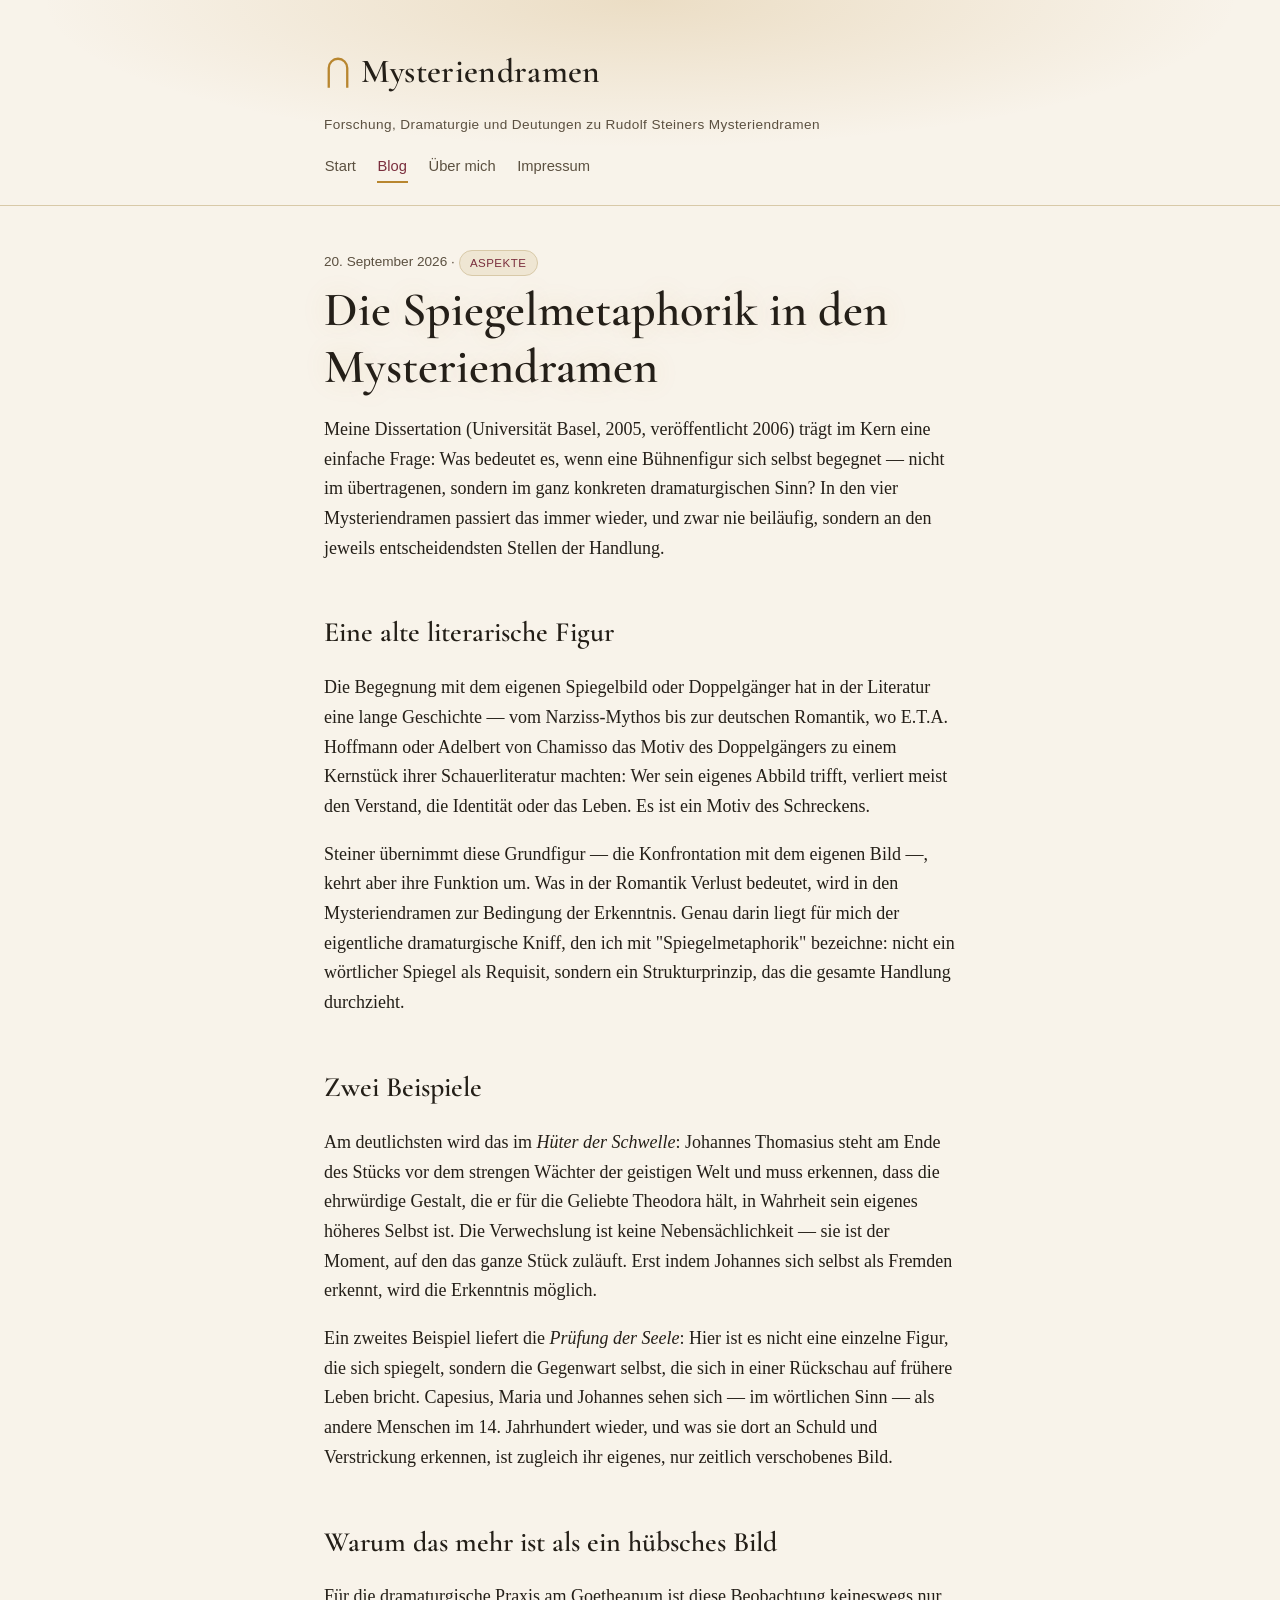
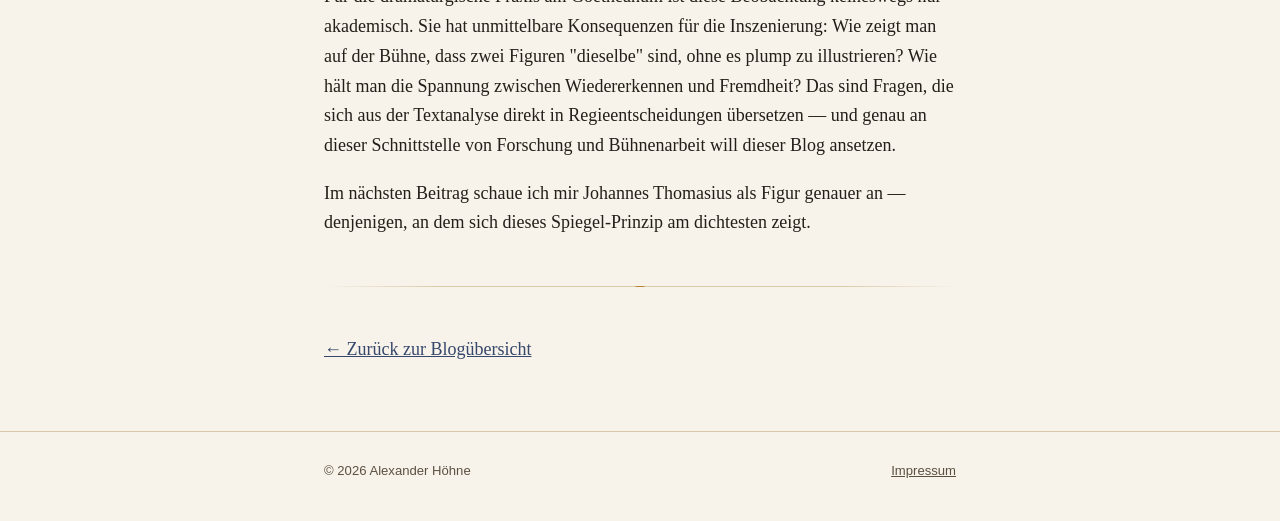
<file: blog/2026-09-20-spiegelmetaphorik.html>
<!doctype html>
<html lang="de">
<head>
<meta charset="utf-8">
<meta name="viewport" content="width=device-width, initial-scale=1">
<title>Die Spiegelmetaphorik in den Mysteriendramen — Mysteriendramen</title>
<meta name="description" content="Warum die Mysteriendramen ihre Figuren immer wieder sich selbst begegnen lassen — als Doppelgänger, als früheres Leben, als höheres Selbst.">
<link rel="preconnect" href="https://fonts.googleapis.com">
<link rel="preconnect" href="https://fonts.gstatic.com" crossorigin>
<link href="https://fonts.googleapis.com/css2?family=Cormorant+Garamond:ital,wght@0,500;0,600;0,700;1,600&display=swap" rel="stylesheet">
<link rel="stylesheet" href="/assets/css/style.css">
</head>
<body>

<header class="site-header">
  <div class="wrap">
    <a class="brand" href="/">Mysteriendramen</a>
    <div class="tagline">Forschung, Dramaturgie und Deutungen zu Rudolf Steiners Mysteriendramen</div>
    <nav class="site-nav">
      <a href="/">Start</a>
      <a href="/blog/" aria-current="page">Blog</a>
      <a href="/ueber-mich.html">Über mich</a>
      <a href="/impressum.html">Impressum</a>
    </nav>
  </div>
</header>

<main>
  <div class="wrap">
    <article>
      <div class="meta">20. September 2026 &middot; <span class="tag">Aspekte</span></div>
      <h1>Die Spiegelmetaphorik in den Mysteriendramen</h1>

      <p>Meine Dissertation (Universität Basel, 2005, veröffentlicht 2006) trägt im Kern eine einfache Frage: Was bedeutet es, wenn eine Bühnenfigur sich selbst begegnet — nicht im übertragenen, sondern im ganz konkreten dramaturgischen Sinn? In den vier Mysteriendramen passiert das immer wieder, und zwar nie beiläufig, sondern an den jeweils entscheidendsten Stellen der Handlung.</p>

      <h2>Eine alte literarische Figur</h2>

      <p>Die Begegnung mit dem eigenen Spiegelbild oder Doppelgänger hat in der Literatur eine lange Geschichte — vom Narziss-Mythos bis zur deutschen Romantik, wo E.T.A. Hoffmann oder Adelbert von Chamisso das Motiv des Doppelgängers zu einem Kernstück ihrer Schauerliteratur machten: Wer sein eigenes Abbild trifft, verliert meist den Verstand, die Identität oder das Leben. Es ist ein Motiv des Schreckens.</p>

      <p>Steiner übernimmt diese Grundfigur — die Konfrontation mit dem eigenen Bild —, kehrt aber ihre Funktion um. Was in der Romantik Verlust bedeutet, wird in den Mysteriendramen zur Bedingung der Erkenntnis. Genau darin liegt für mich der eigentliche dramaturgische Kniff, den ich mit "Spiegelmetaphorik" bezeichne: nicht ein wörtlicher Spiegel als Requisit, sondern ein Strukturprinzip, das die gesamte Handlung durchzieht.</p>

      <h2>Zwei Beispiele</h2>

      <p>Am deutlichsten wird das im <em>Hüter der Schwelle</em>: Johannes Thomasius steht am Ende des Stücks vor dem strengen Wächter der geistigen Welt und muss erkennen, dass die ehrwürdige Gestalt, die er für die Geliebte Theodora hält, in Wahrheit sein eigenes höheres Selbst ist. Die Verwechslung ist keine Nebensächlichkeit — sie ist der Moment, auf den das ganze Stück zuläuft. Erst indem Johannes sich selbst als Fremden erkennt, wird die Erkenntnis möglich.</p>

      <p>Ein zweites Beispiel liefert die <em>Prüfung der Seele</em>: Hier ist es nicht eine einzelne Figur, die sich spiegelt, sondern die Gegenwart selbst, die sich in einer Rückschau auf frühere Leben bricht. Capesius, Maria und Johannes sehen sich — im wörtlichen Sinn — als andere Menschen im 14. Jahrhundert wieder, und was sie dort an Schuld und Verstrickung erkennen, ist zugleich ihr eigenes, nur zeitlich verschobenes Bild.</p>

      <h2>Warum das mehr ist als ein hübsches Bild</h2>

      <p>Für die dramaturgische Praxis am Goetheanum ist diese Beobachtung keineswegs nur akademisch. Sie hat unmittelbare Konsequenzen für die Inszenierung: Wie zeigt man auf der Bühne, dass zwei Figuren "dieselbe" sind, ohne es plump zu illustrieren? Wie hält man die Spannung zwischen Wiedererkennen und Fremdheit? Das sind Fragen, die sich aus der Textanalyse direkt in Regieentscheidungen übersetzen — und genau an dieser Schnittstelle von Forschung und Bühnenarbeit will dieser Blog ansetzen.</p>

      <p>Im nächsten Beitrag schaue ich mir Johannes Thomasius als Figur genauer an — denjenigen, an dem sich dieses Spiegel-Prinzip am dichtesten zeigt.</p>

    </article>

    <hr class="rule">
    <p><a href="/blog/">&larr; Zurück zur Blogübersicht</a></p>

  </div>
</main>

<footer class="site-footer">
  <div class="wrap">
    <span>© 2026 Alexander Höhne</span>
    <a href="/impressum.html">Impressum</a>
  </div>
</footer>

</body>
</html>
</file>
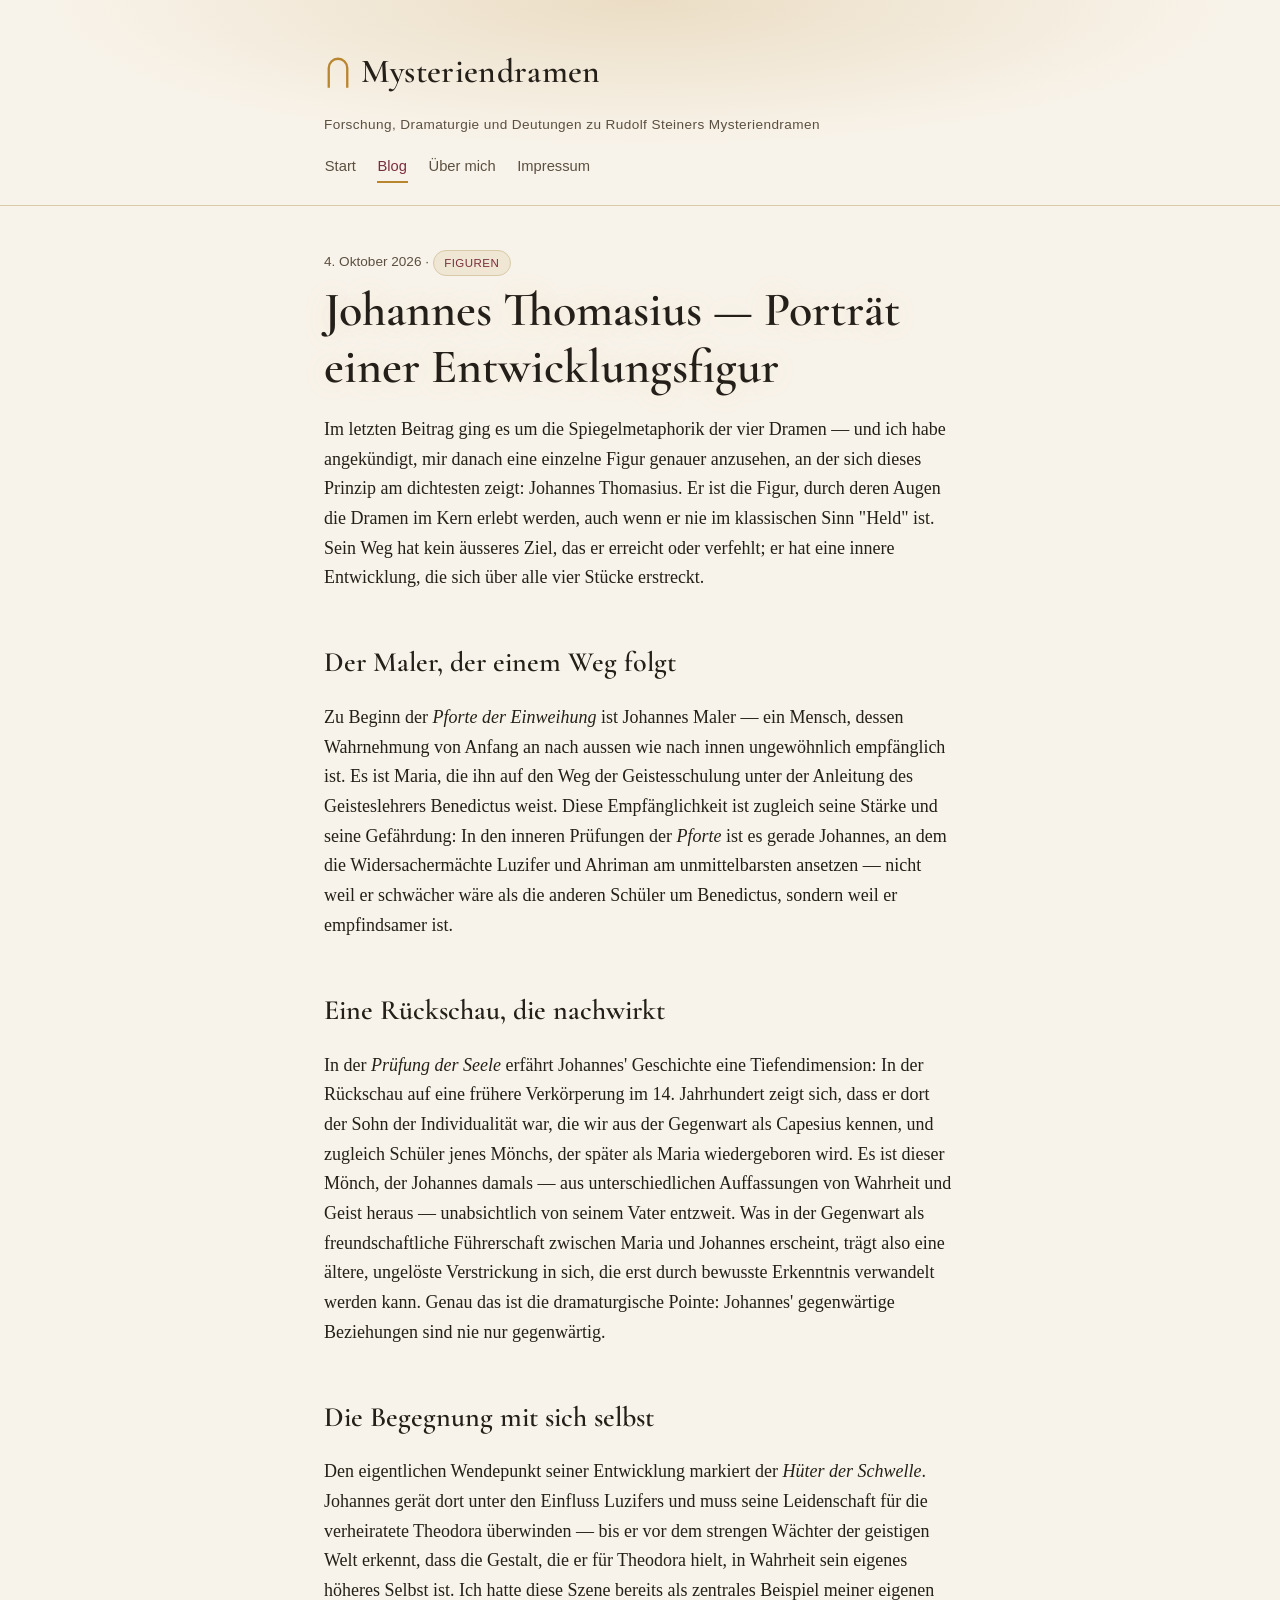
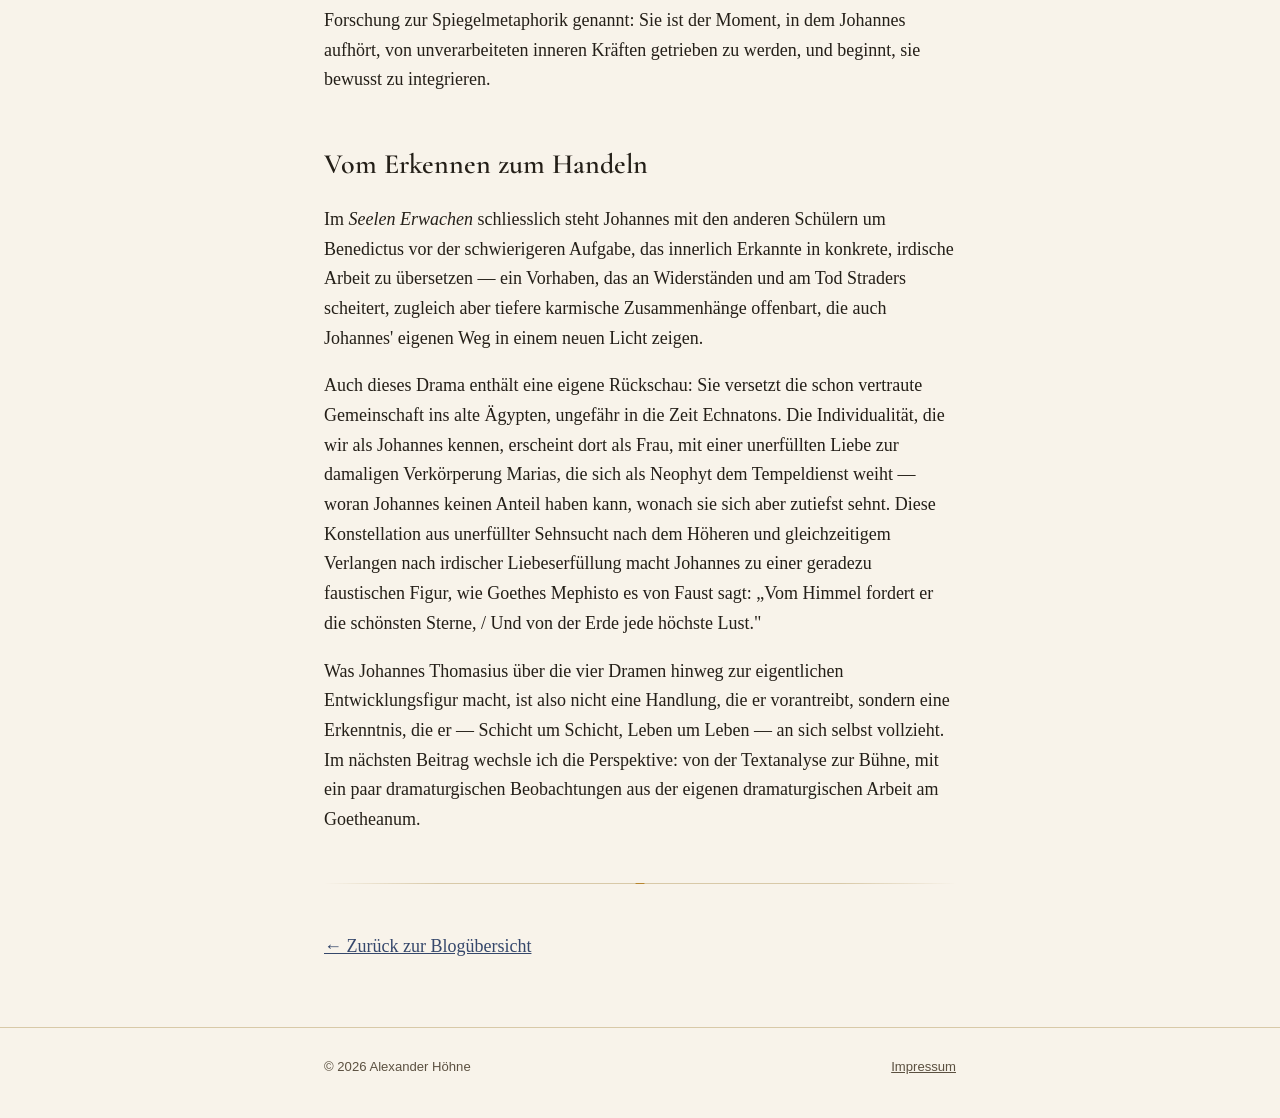
<file: blog/2026-10-04-johannes-thomasius.html>
<!doctype html>
<html lang="de">
<head>
<meta charset="utf-8">
<meta name="viewport" content="width=device-width, initial-scale=1">
<title>Johannes Thomasius — Porträt einer Entwicklungsfigur — Mysteriendramen</title>
<meta name="description" content="Johannes Thomasius trägt die vier Mysteriendramen als ihre zentrale Entwicklungsfigur — vom Maler, der Maria folgt, bis zur Selbsterkenntnis vor dem Hüter der Schwelle.">
<link rel="preconnect" href="https://fonts.googleapis.com">
<link rel="preconnect" href="https://fonts.gstatic.com" crossorigin>
<link href="https://fonts.googleapis.com/css2?family=Cormorant+Garamond:ital,wght@0,500;0,600;0,700;1,600&display=swap" rel="stylesheet">
<link rel="stylesheet" href="/assets/css/style.css">
</head>
<body>

<header class="site-header">
  <div class="wrap">
    <a class="brand" href="/">Mysteriendramen</a>
    <div class="tagline">Forschung, Dramaturgie und Deutungen zu Rudolf Steiners Mysteriendramen</div>
    <nav class="site-nav">
      <a href="/">Start</a>
      <a href="/blog/" aria-current="page">Blog</a>
      <a href="/ueber-mich.html">Über mich</a>
      <a href="/impressum.html">Impressum</a>
    </nav>
  </div>
</header>

<main>
  <div class="wrap">
    <article>
      <div class="meta">4. Oktober 2026 &middot; <span class="tag">Figuren</span></div>
      <h1>Johannes Thomasius — Porträt einer Entwicklungsfigur</h1>

      <p>Im letzten Beitrag ging es um die Spiegelmetaphorik der vier Dramen — und ich habe angekündigt, mir danach eine einzelne Figur genauer anzusehen, an der sich dieses Prinzip am dichtesten zeigt: Johannes Thomasius. Er ist die Figur, durch deren Augen die Dramen im Kern erlebt werden, auch wenn er nie im klassischen Sinn "Held" ist. Sein Weg hat kein äusseres Ziel, das er erreicht oder verfehlt; er hat eine innere Entwicklung, die sich über alle vier Stücke erstreckt.</p>

      <h2>Der Maler, der einem Weg folgt</h2>

      <p>Zu Beginn der <em>Pforte der Einweihung</em> ist Johannes Maler — ein Mensch, dessen Wahrnehmung von Anfang an nach aussen wie nach innen ungewöhnlich empfänglich ist. Es ist Maria, die ihn auf den Weg der Geistesschulung unter der Anleitung des Geisteslehrers Benedictus weist. Diese Empfänglichkeit ist zugleich seine Stärke und seine Gefährdung: In den inneren Prüfungen der <em>Pforte</em> ist es gerade Johannes, an dem die Widersachermächte Luzifer und Ahriman am unmittelbarsten ansetzen — nicht weil er schwächer wäre als die anderen Schüler um Benedictus, sondern weil er empfindsamer ist.</p>

      <h2>Eine Rückschau, die nachwirkt</h2>

      <p>In der <em>Prüfung der Seele</em> erfährt Johannes' Geschichte eine Tiefendimension: In der Rückschau auf eine frühere Verkörperung im 14. Jahrhundert zeigt sich, dass er dort der Sohn der Individualität war, die wir aus der Gegenwart als Capesius kennen, und zugleich Schüler jenes Mönchs, der später als Maria wiedergeboren wird. Es ist dieser Mönch, der Johannes damals — aus unterschiedlichen Auffassungen von Wahrheit und Geist heraus — unabsichtlich von seinem Vater entzweit. Was in der Gegenwart als freundschaftliche Führerschaft zwischen Maria und Johannes erscheint, trägt also eine ältere, ungelöste Verstrickung in sich, die erst durch bewusste Erkenntnis verwandelt werden kann. Genau das ist die dramaturgische Pointe: Johannes' gegenwärtige Beziehungen sind nie nur gegenwärtig.</p>

      <h2>Die Begegnung mit sich selbst</h2>

      <p>Den eigentlichen Wendepunkt seiner Entwicklung markiert der <em>Hüter der Schwelle</em>. Johannes gerät dort unter den Einfluss Luzifers und muss seine Leidenschaft für die verheiratete Theodora überwinden — bis er vor dem strengen Wächter der geistigen Welt erkennt, dass die Gestalt, die er für Theodora hielt, in Wahrheit sein eigenes höheres Selbst ist. Ich hatte diese Szene bereits als zentrales Beispiel meiner eigenen Forschung zur Spiegelmetaphorik genannt: Sie ist der Moment, in dem Johannes aufhört, von unverarbeiteten inneren Kräften getrieben zu werden, und beginnt, sie bewusst zu integrieren.</p>

      <h2>Vom Erkennen zum Handeln</h2>

      <p>Im <em>Seelen Erwachen</em> schliesslich steht Johannes mit den anderen Schülern um Benedictus vor der schwierigeren Aufgabe, das innerlich Erkannte in konkrete, irdische Arbeit zu übersetzen — ein Vorhaben, das an Widerständen und am Tod Straders scheitert, zugleich aber tiefere karmische Zusammenhänge offenbart, die auch Johannes' eigenen Weg in einem neuen Licht zeigen.</p>

      <p>Auch dieses Drama enthält eine eigene Rückschau: Sie versetzt die schon vertraute Gemeinschaft ins alte Ägypten, ungefähr in die Zeit Echnatons. Die Individualität, die wir als Johannes kennen, erscheint dort als Frau, mit einer unerfüllten Liebe zur damaligen Verkörperung Marias, die sich als Neophyt dem Tempeldienst weiht — woran Johannes keinen Anteil haben kann, wonach sie sich aber zutiefst sehnt. Diese Konstellation aus unerfüllter Sehnsucht nach dem Höheren und gleichzeitigem Verlangen nach irdischer Liebeserfüllung macht Johannes zu einer geradezu faustischen Figur, wie Goethes Mephisto es von Faust sagt: „Vom Himmel fordert er die schönsten Sterne, / Und von der Erde jede höchste Lust."</p>

      <p>Was Johannes Thomasius über die vier Dramen hinweg zur eigentlichen Entwicklungsfigur macht, ist also nicht eine Handlung, die er vorantreibt, sondern eine Erkenntnis, die er — Schicht um Schicht, Leben um Leben — an sich selbst vollzieht. Im nächsten Beitrag wechsle ich die Perspektive: von der Textanalyse zur Bühne, mit ein paar dramaturgischen Beobachtungen aus der eigenen dramaturgischen Arbeit am Goetheanum.</p>

    </article>

    <hr class="rule">
    <p><a href="/blog/">&larr; Zurück zur Blogübersicht</a></p>

  </div>
</main>

<footer class="site-footer">
  <div class="wrap">
    <span>© 2026 Alexander Höhne</span>
    <a href="/impressum.html">Impressum</a>
  </div>
</footer>

</body>
</html>
</file>
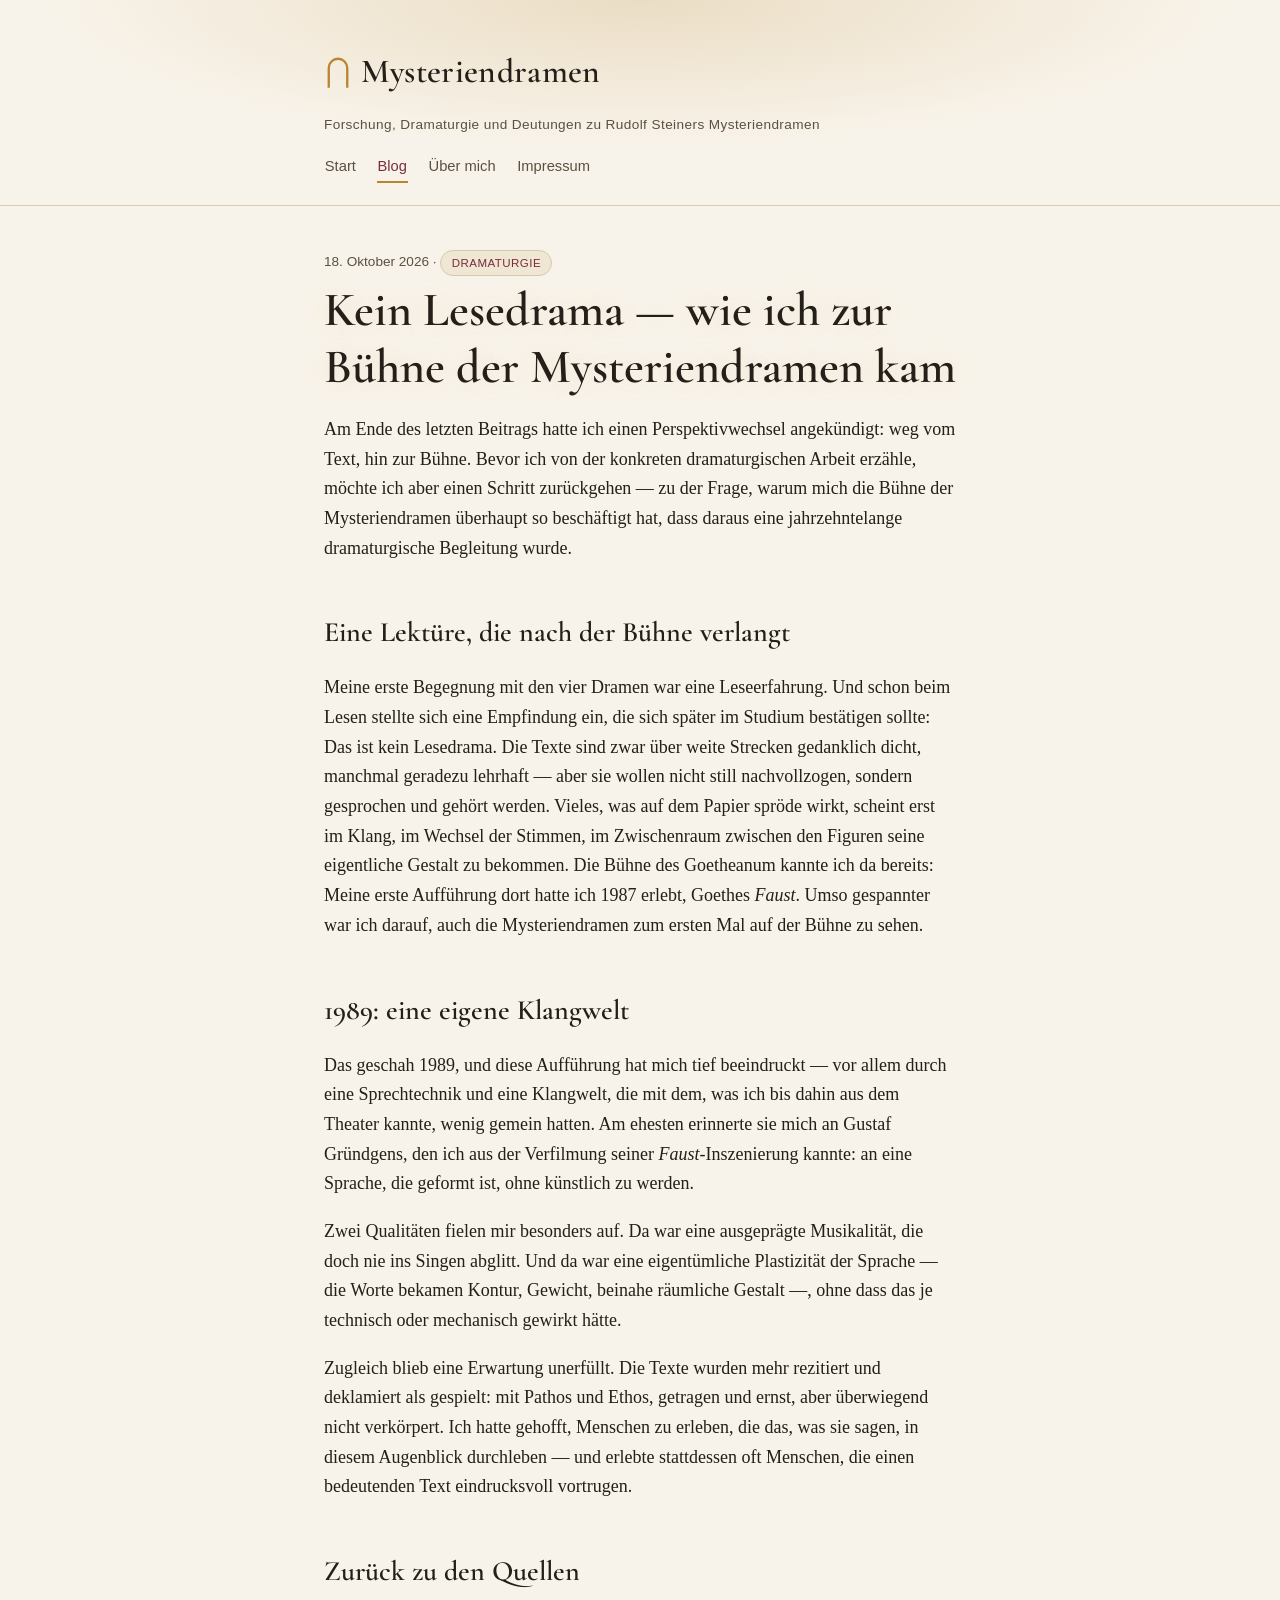
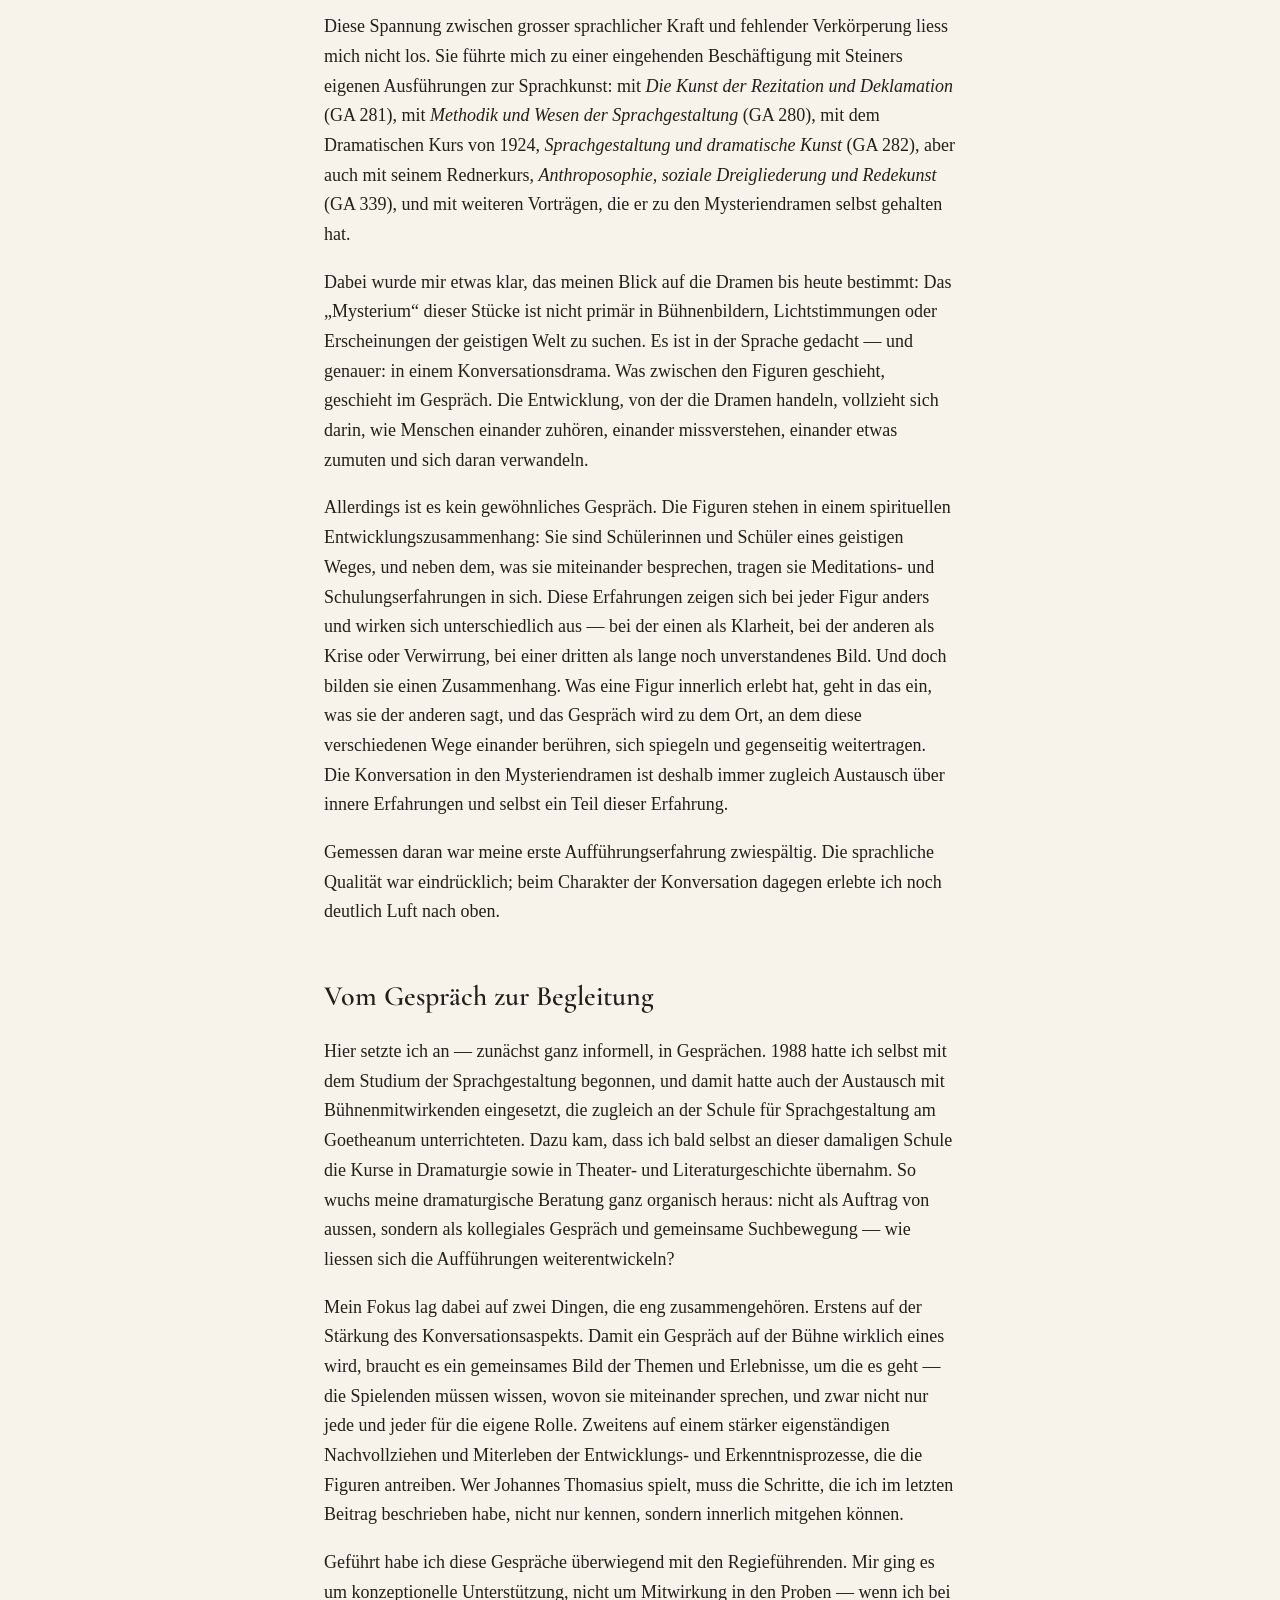
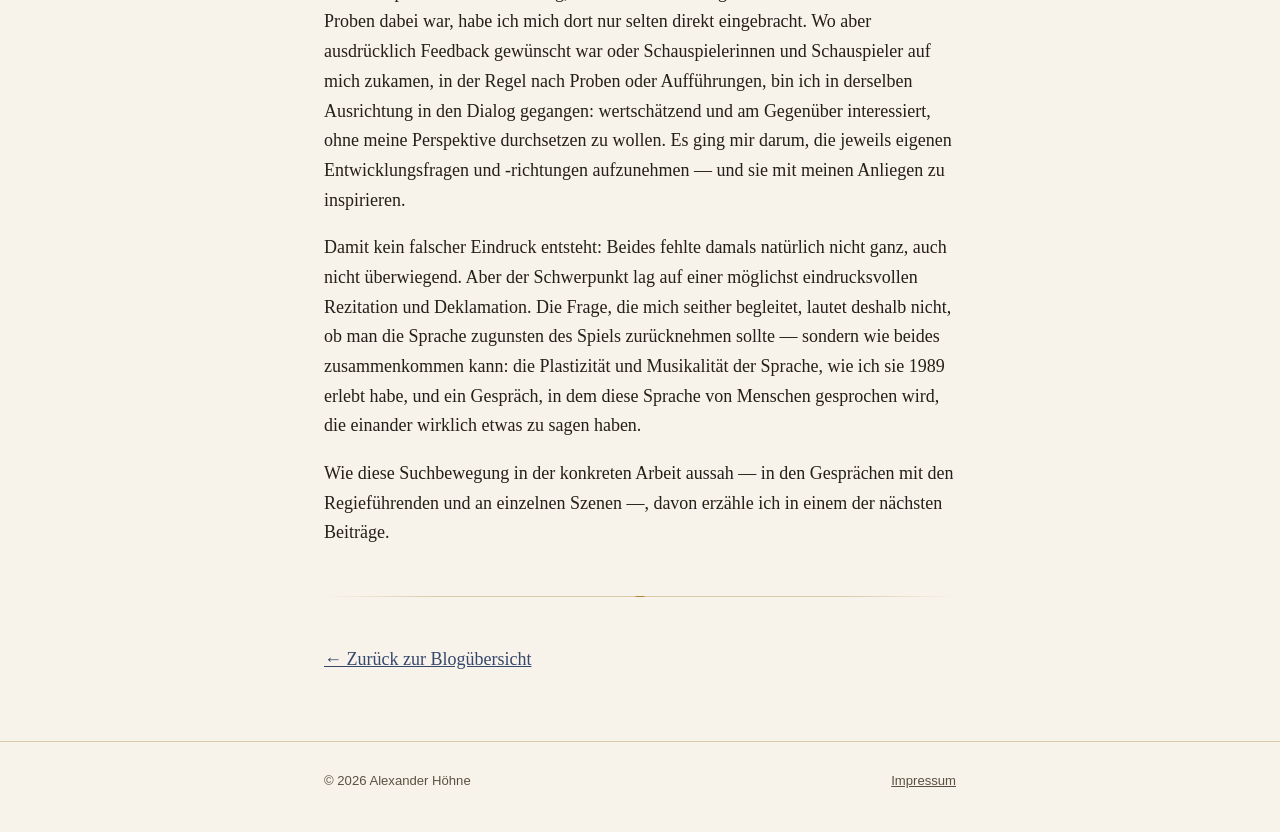
<file: blog/2026-10-18-kein-lesedrama.html>
<!doctype html>
<html lang="de">
<head>
<meta charset="utf-8">
<meta name="viewport" content="width=device-width, initial-scale=1">
<title>Kein Lesedrama — wie ich zur Bühne der Mysteriendramen kam — Mysteriendramen</title>
<meta name="description" content="Von der ersten Leseerfahrung über die Aufführung am Goetheanum 1989 bis zur dramaturgischen Begleitung: warum das Mysterium der Dramen in der Sprache und im Gespräch liegt.">
<link rel="preconnect" href="https://fonts.googleapis.com">
<link rel="preconnect" href="https://fonts.gstatic.com" crossorigin>
<link href="https://fonts.googleapis.com/css2?family=Cormorant+Garamond:ital,wght@0,500;0,600;0,700;1,600&display=swap" rel="stylesheet">
<link rel="stylesheet" href="/assets/css/style.css">
</head>
<body>

<header class="site-header">
  <div class="wrap">
    <a class="brand" href="/">Mysteriendramen</a>
    <div class="tagline">Forschung, Dramaturgie und Deutungen zu Rudolf Steiners Mysteriendramen</div>
    <nav class="site-nav">
      <a href="/">Start</a>
      <a href="/blog/" aria-current="page">Blog</a>
      <a href="/ueber-mich.html">Über mich</a>
      <a href="/impressum.html">Impressum</a>
    </nav>
  </div>
</header>

<main>
  <div class="wrap">
    <article>
      <div class="meta">18. Oktober 2026 &middot; <span class="tag">Dramaturgie</span></div>
      <h1>Kein Lesedrama — wie ich zur Bühne der Mysteriendramen kam</h1>

      <p>Am Ende des letzten Beitrags hatte ich einen Perspektivwechsel angekündigt: weg vom Text, hin zur Bühne. Bevor ich von der konkreten dramaturgischen Arbeit erzähle, möchte ich aber einen Schritt zurückgehen — zu der Frage, warum mich die Bühne der Mysteriendramen überhaupt so beschäftigt hat, dass daraus eine jahrzehntelange dramaturgische Begleitung wurde.</p>

      <h2>Eine Lektüre, die nach der Bühne verlangt</h2>

      <p>Meine erste Begegnung mit den vier Dramen war eine Leseerfahrung. Und schon beim Lesen stellte sich eine Empfindung ein, die sich später im Studium bestätigen sollte: Das ist kein Lesedrama. Die Texte sind zwar über weite Strecken gedanklich dicht, manchmal geradezu lehrhaft — aber sie wollen nicht still nachvollzogen, sondern gesprochen und gehört werden. Vieles, was auf dem Papier spröde wirkt, scheint erst im Klang, im Wechsel der Stimmen, im Zwischenraum zwischen den Figuren seine eigentliche Gestalt zu bekommen. Die Bühne des Goetheanum kannte ich da bereits: Meine erste Aufführung dort hatte ich 1987 erlebt, Goethes <em>Faust</em>. Umso gespannter war ich darauf, auch die Mysteriendramen zum ersten Mal auf der Bühne zu sehen.</p>

      <h2>1989: eine eigene Klangwelt</h2>

      <p>Das geschah 1989, und diese Aufführung hat mich tief beeindruckt — vor allem durch eine Sprechtechnik und eine Klangwelt, die mit dem, was ich bis dahin aus dem Theater kannte, wenig gemein hatten. Am ehesten erinnerte sie mich an Gustaf Gründgens, den ich aus der Verfilmung seiner <em>Faust</em>-Inszenierung kannte: an eine Sprache, die geformt ist, ohne künstlich zu werden.</p>

      <p>Zwei Qualitäten fielen mir besonders auf. Da war eine ausgeprägte Musikalität, die doch nie ins Singen abglitt. Und da war eine eigentümliche Plastizität der Sprache — die Worte bekamen Kontur, Gewicht, beinahe räumliche Gestalt —, ohne dass das je technisch oder mechanisch gewirkt hätte.</p>

      <p>Zugleich blieb eine Erwartung unerfüllt. Die Texte wurden mehr rezitiert und deklamiert als gespielt: mit Pathos und Ethos, getragen und ernst, aber überwiegend nicht verkörpert. Ich hatte gehofft, Menschen zu erleben, die das, was sie sagen, in diesem Augenblick durchleben — und erlebte stattdessen oft Menschen, die einen bedeutenden Text eindrucksvoll vortrugen.</p>

      <h2>Zurück zu den Quellen</h2>

      <p>Diese Spannung zwischen grosser sprachlicher Kraft und fehlender Verkörperung liess mich nicht los. Sie führte mich zu einer eingehenden Beschäftigung mit Steiners eigenen Ausführungen zur Sprachkunst: mit <em>Die Kunst der Rezitation und Deklamation</em> (GA 281), mit <em>Methodik und Wesen der Sprachgestaltung</em> (GA 280), mit dem Dramatischen Kurs von 1924, <em>Sprachgestaltung und dramatische Kunst</em> (GA 282), aber auch mit seinem Rednerkurs, <em>Anthroposophie, soziale Dreigliederung und Redekunst</em> (GA 339), und mit weiteren Vorträgen, die er zu den Mysteriendramen selbst gehalten hat.</p>

      <p>Dabei wurde mir etwas klar, das meinen Blick auf die Dramen bis heute bestimmt: Das „Mysterium“ dieser Stücke ist nicht primär in Bühnenbildern, Lichtstimmungen oder Erscheinungen der geistigen Welt zu suchen. Es ist in der Sprache gedacht — und genauer: in einem Konversationsdrama. Was zwischen den Figuren geschieht, geschieht im Gespräch. Die Entwicklung, von der die Dramen handeln, vollzieht sich darin, wie Menschen einander zuhören, einander missverstehen, einander etwas zumuten und sich daran verwandeln.</p>

      <p>Allerdings ist es kein gewöhnliches Gespräch. Die Figuren stehen in einem spirituellen Entwicklungszusammenhang: Sie sind Schülerinnen und Schüler eines geistigen Weges, und neben dem, was sie miteinander besprechen, tragen sie Meditations- und Schulungserfahrungen in sich. Diese Erfahrungen zeigen sich bei jeder Figur anders und wirken sich unterschiedlich aus — bei der einen als Klarheit, bei der anderen als Krise oder Verwirrung, bei einer dritten als lange noch unverstandenes Bild. Und doch bilden sie einen Zusammenhang. Was eine Figur innerlich erlebt hat, geht in das ein, was sie der anderen sagt, und das Gespräch wird zu dem Ort, an dem diese verschiedenen Wege einander berühren, sich spiegeln und gegenseitig weitertragen. Die Konversation in den Mysteriendramen ist deshalb immer zugleich Austausch über innere Erfahrungen und selbst ein Teil dieser Erfahrung.</p>

      <p>Gemessen daran war meine erste Aufführungserfahrung zwiespältig. Die sprachliche Qualität war eindrücklich; beim Charakter der Konversation dagegen erlebte ich noch deutlich Luft nach oben.</p>

      <h2>Vom Gespräch zur Begleitung</h2>

      <p>Hier setzte ich an — zunächst ganz informell, in Gesprächen. 1988 hatte ich selbst mit dem Studium der Sprachgestaltung begonnen, und damit hatte auch der Austausch mit Bühnenmitwirkenden eingesetzt, die zugleich an der Schule für Sprachgestaltung am Goetheanum unterrichteten. Dazu kam, dass ich bald selbst an dieser damaligen Schule die Kurse in Dramaturgie sowie in Theater- und Literaturgeschichte übernahm. So wuchs meine dramaturgische Beratung ganz organisch heraus: nicht als Auftrag von aussen, sondern als kollegiales Gespräch und gemeinsame Suchbewegung — wie liessen sich die Aufführungen weiterentwickeln?</p>

      <p>Mein Fokus lag dabei auf zwei Dingen, die eng zusammengehören. Erstens auf der Stärkung des Konversationsaspekts. Damit ein Gespräch auf der Bühne wirklich eines wird, braucht es ein gemeinsames Bild der Themen und Erlebnisse, um die es geht — die Spielenden müssen wissen, wovon sie miteinander sprechen, und zwar nicht nur jede und jeder für die eigene Rolle. Zweitens auf einem stärker eigenständigen Nachvollziehen und Miterleben der Entwicklungs- und Erkenntnisprozesse, die die Figuren antreiben. Wer Johannes Thomasius spielt, muss die Schritte, die ich im letzten Beitrag beschrieben habe, nicht nur kennen, sondern innerlich mitgehen können.</p>

      <p>Geführt habe ich diese Gespräche überwiegend mit den Regieführenden. Mir ging es um konzeptionelle Unterstützung, nicht um Mitwirkung in den Proben — wenn ich bei Proben dabei war, habe ich mich dort nur selten direkt eingebracht. Wo aber ausdrücklich Feedback gewünscht war oder Schauspielerinnen und Schauspieler auf mich zukamen, in der Regel nach Proben oder Aufführungen, bin ich in derselben Ausrichtung in den Dialog gegangen: wertschätzend und am Gegenüber interessiert, ohne meine Perspektive durchsetzen zu wollen. Es ging mir darum, die jeweils eigenen Entwicklungsfragen und -richtungen aufzunehmen — und sie mit meinen Anliegen zu inspirieren.</p>

      <p>Damit kein falscher Eindruck entsteht: Beides fehlte damals natürlich nicht ganz, auch nicht überwiegend. Aber der Schwerpunkt lag auf einer möglichst eindrucksvollen Rezitation und Deklamation. Die Frage, die mich seither begleitet, lautet deshalb nicht, ob man die Sprache zugunsten des Spiels zurücknehmen sollte — sondern wie beides zusammenkommen kann: die Plastizität und Musikalität der Sprache, wie ich sie 1989 erlebt habe, und ein Gespräch, in dem diese Sprache von Menschen gesprochen wird, die einander wirklich etwas zu sagen haben.</p>

      <p>Wie diese Suchbewegung in der konkreten Arbeit aussah — in den Gesprächen mit den Regieführenden und an einzelnen Szenen —, davon erzähle ich in einem der nächsten Beiträge.</p>

    </article>

    <hr class="rule">
    <p><a href="/blog/">&larr; Zurück zur Blogübersicht</a></p>

  </div>
</main>

<footer class="site-footer">
  <div class="wrap">
    <span>© 2026 Alexander Höhne</span>
    <a href="/impressum.html">Impressum</a>
  </div>
</footer>

</body>
</html>
</file>
<file: assets/css/style.css>
/* mysteriendramen.ch — Basisstile, v2
   Mobile-first, responsive. Motive: Schwelle/Portal, Spiegel/Symmetrie,
   Morgenlicht ("Der Sonne Licht durchflutet"). Ein externer Font (Google
   Fonts) für die Display-Überschriften, sonst keine Abhängigkeiten. */

:root {
  --bg: #f8f3ea;
  --bg-raised: #efe6d3;
  --ink: #241f18;
  --ink-soft: #5b5040;
  --rule: #d8c9a8;
  --accent: #7a2e3d;
  --accent-soft: #b8862f;
  --accent-2: #3f3a68;
  --link: #35476b;
  --glow: rgba(184, 134, 47, 0.20);
  --max-width: 42rem;
  --font-serif: Georgia, 'Iowan Old Style', 'Palatino Linotype', 'Book Antiqua', 'PT Serif', serif;
  --font-display: 'Cormorant Garamond', Georgia, 'Palatino Linotype', serif;
  --font-sans: -apple-system, BlinkMacSystemFont, 'Segoe UI', Roboto, Helvetica, Arial, sans-serif;
  --portal-glyph: url("data:image/svg+xml,%3Csvg xmlns='http://www.w3.org/2000/svg' viewBox='0 0 24 32'%3E%3Cpath d='M4 30 V13 A8 8 0 0 1 20 13 V30' fill='none' stroke='%23b8862f' stroke-width='2'/%3E%3C/svg%3E");
}

@media (prefers-color-scheme: dark) {
  :root {
    --bg: #14111e;
    --bg-raised: #1e1a2c;
    --ink: #efe6d2;
    --ink-soft: #bcae94;
    --rule: #35304a;
    --accent: #e08a9a;
    --accent-soft: #e3b968;
    --accent-2: #a99bf0;
    --link: #a8b8dd;
    --glow: rgba(227, 185, 104, 0.16);
    --portal-glyph: url("data:image/svg+xml,%3Csvg xmlns='http://www.w3.org/2000/svg' viewBox='0 0 24 32'%3E%3Cpath d='M4 30 V13 A8 8 0 0 1 20 13 V30' fill='none' stroke='%23e3b968' stroke-width='2'/%3E%3C/svg%3E");
  }
}

* { box-sizing: border-box; }

html { -webkit-text-size-adjust: 100%; }

body {
  margin: 0;
  background: var(--bg);
  color: var(--ink);
  font-family: var(--font-serif);
  font-size: clamp(1rem, 0.94rem + 0.3vw, 1.125rem);
  line-height: 1.65;
  text-rendering: optimizeLegibility;
}

.wrap {
  max-width: var(--max-width);
  margin: 0 auto;
  padding: 0 1.25rem;
}

a { color: var(--link); transition: color 0.2s ease; }
a:hover { color: var(--accent); }

/* Header: Morgenlicht-Verlauf hinter dem Titel */
header.site-header {
  position: relative;
  background: radial-gradient(ellipse 65% 100% at 50% 0%, var(--glow), transparent 72%);
  border-bottom: 1px solid var(--rule);
  padding: 2.75rem 0 1.5rem;
}

header.site-header .wrap {
  display: flex;
  flex-direction: column;
  gap: 0.9rem;
}

.brand {
  display: inline-flex;
  align-items: center;
  gap: 0.5rem;
  font-family: var(--font-display);
  font-size: 2.1rem;
  font-weight: 600;
  letter-spacing: 0.01em;
  color: var(--ink);
  text-decoration: none;
}

.brand::before {
  content: "";
  display: inline-block;
  width: 0.85em;
  height: 1.1em;
  background: var(--portal-glyph) no-repeat center / contain;
}

.tagline {
  font-family: var(--font-sans);
  font-size: 0.85rem;
  color: var(--ink-soft);
  letter-spacing: 0.03em;
}

nav.site-nav {
  font-family: var(--font-sans);
  font-size: 0.92rem;
  display: flex;
  flex-wrap: wrap;
  gap: 0.35rem 1.25rem;
}

nav.site-nav a {
  position: relative;
  color: var(--ink-soft);
  text-decoration: none;
  padding: 0.2rem 0.05rem;
}

nav.site-nav a::after {
  content: "";
  position: absolute;
  left: 50%;
  right: 50%;
  bottom: -2px;
  height: 2px;
  background: var(--accent-soft);
  transition: left 0.25s ease, right 0.25s ease;
}

nav.site-nav a:hover,
nav.site-nav a[aria-current="page"] { color: var(--accent); }

nav.site-nav a:hover::after,
nav.site-nav a[aria-current="page"]::after { left: 0; right: 0; }

/* Main content */
main { padding: 2.75rem 0 3rem; }

main .wrap > * + * { margin-top: 1.15em; }

h1, h2, h3 {
  font-family: var(--font-display);
  font-weight: 600;
  line-height: 1.2;
  color: var(--ink);
}

h1 {
  font-size: clamp(2rem, 1.6rem + 2vw, 3rem);
  margin: 0 0 0.35em;
  text-shadow: 0 0 28px var(--glow);
  animation: riseIn 0.7s ease both;
}

h2 { font-size: clamp(1.4rem, 1.25rem + 0.7vw, 1.75rem); margin-top: 1.9em; }
h3 { font-size: 1.25rem; margin-top: 1.5em; }

p { margin: 1em 0; }

blockquote {
  margin: 1.5em 0;
  padding: 0.2em 1.2em;
  border-left: 3px solid var(--accent-soft);
  color: var(--ink-soft);
  font-style: italic;
}

.meta {
  font-family: var(--font-sans);
  font-size: 0.85rem;
  color: var(--ink-soft);
}

.tag {
  display: inline-block;
  font-family: var(--font-sans);
  font-size: 0.72rem;
  letter-spacing: 0.04em;
  text-transform: uppercase;
  color: var(--accent);
  background: var(--bg-raised);
  border: 1px solid var(--rule);
  border-radius: 999px;
  padding: 0.15rem 0.65rem;
  margin: 0 0.35rem 0.35rem 0;
  transition: border-color 0.2s ease, color 0.2s ease;
}

/* Spiegel-Trenner: zwei sich spiegelnde Linien mit Rautenpunkt in der Mitte */
hr.rule {
  border: none;
  height: 1px;
  background: linear-gradient(to right, transparent, var(--rule) 18%, var(--rule) 82%, transparent);
  margin: 3rem 0;
  position: relative;
}

hr.rule::after {
  content: "";
  position: absolute;
  top: 50%;
  left: 50%;
  width: 7px;
  height: 7px;
  background: var(--accent-soft);
  transform: translate(-50%, -50%) rotate(45deg);
}

/* Blog archive list */
.post-list { list-style: none; margin: 0; padding: 0; }

.post-list li {
  position: relative;
  padding: 1.15rem 0 1.15rem 1.1rem;
  border-bottom: 1px solid var(--rule);
  transition: background-color 0.2s ease;
}

.post-list li::before {
  content: "";
  position: absolute;
  left: 0;
  top: 0.4rem;
  bottom: 0.4rem;
  width: 3px;
  background: var(--accent-soft);
  transform: scaleY(0);
  transform-origin: center;
  transition: transform 0.25s ease;
}

.post-list li:hover { background: var(--bg-raised); }
.post-list li:hover::before { transform: scaleY(1); }

.post-list li:first-child { padding-top: 0.15rem; }

.post-list h2 {
  margin: 0 0 0.25rem;
  font-size: 1.3rem;
}

.post-list h2 a { text-decoration: none; color: var(--ink); }
.post-list h2 a:hover { color: var(--accent); }

.post-excerpt { color: var(--ink-soft); font-size: 0.98rem; margin-top: 0.35rem; }

/* Footer */
footer.site-footer {
  border-top: 1px solid var(--rule);
  padding: 1.75rem 0 2.5rem;
  font-family: var(--font-sans);
  font-size: 0.82rem;
  color: var(--ink-soft);
}

footer.site-footer a { color: var(--ink-soft); }
footer.site-footer a:hover { color: var(--accent); }

footer.site-footer .wrap {
  display: flex;
  flex-wrap: wrap;
  gap: 0.5rem 1.25rem;
  justify-content: space-between;
  align-items: baseline;
}

@keyframes riseIn {
  from { opacity: 0; transform: translateY(10px); }
  to { opacity: 1; transform: none; }
}

@media (prefers-reduced-motion: reduce) {
  * { animation: none !important; transition: none !important; }
}

@media (max-width: 22em) {
  .wrap { padding: 0 1rem; }
}
</file>
